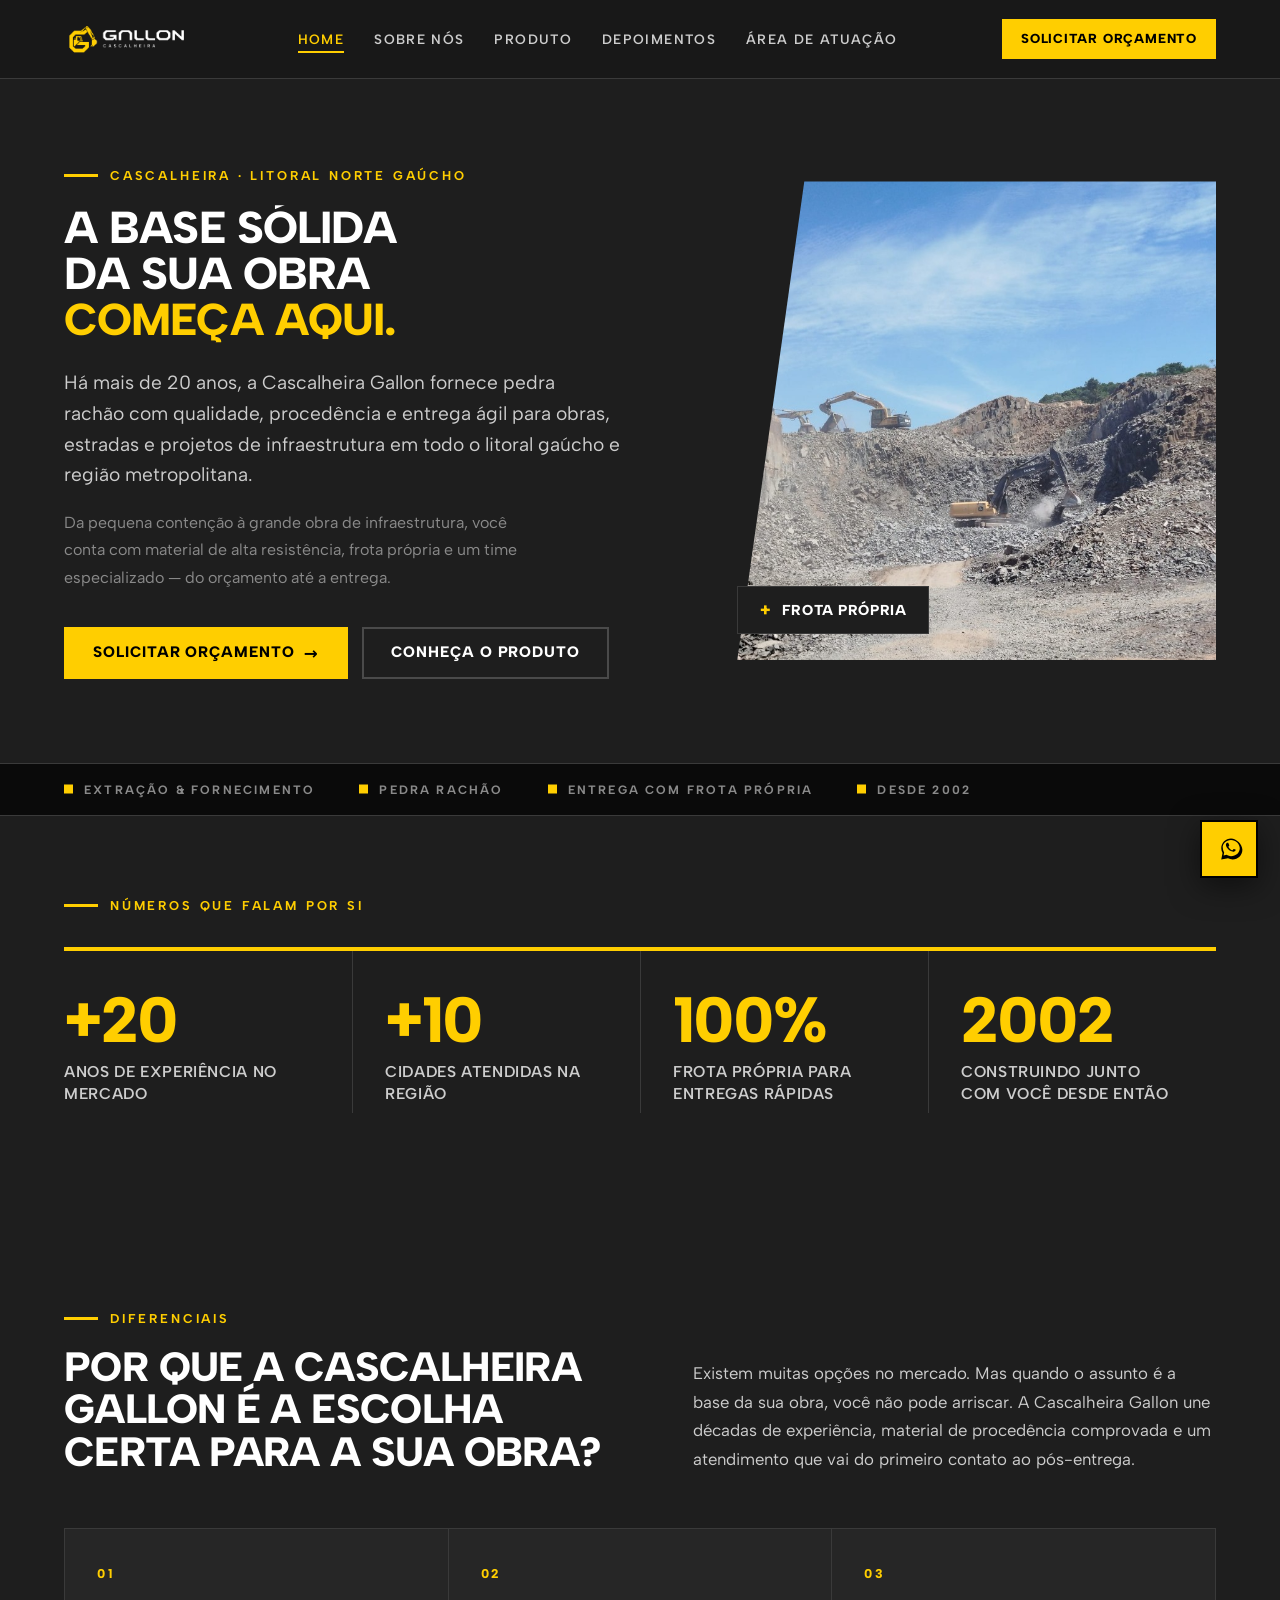
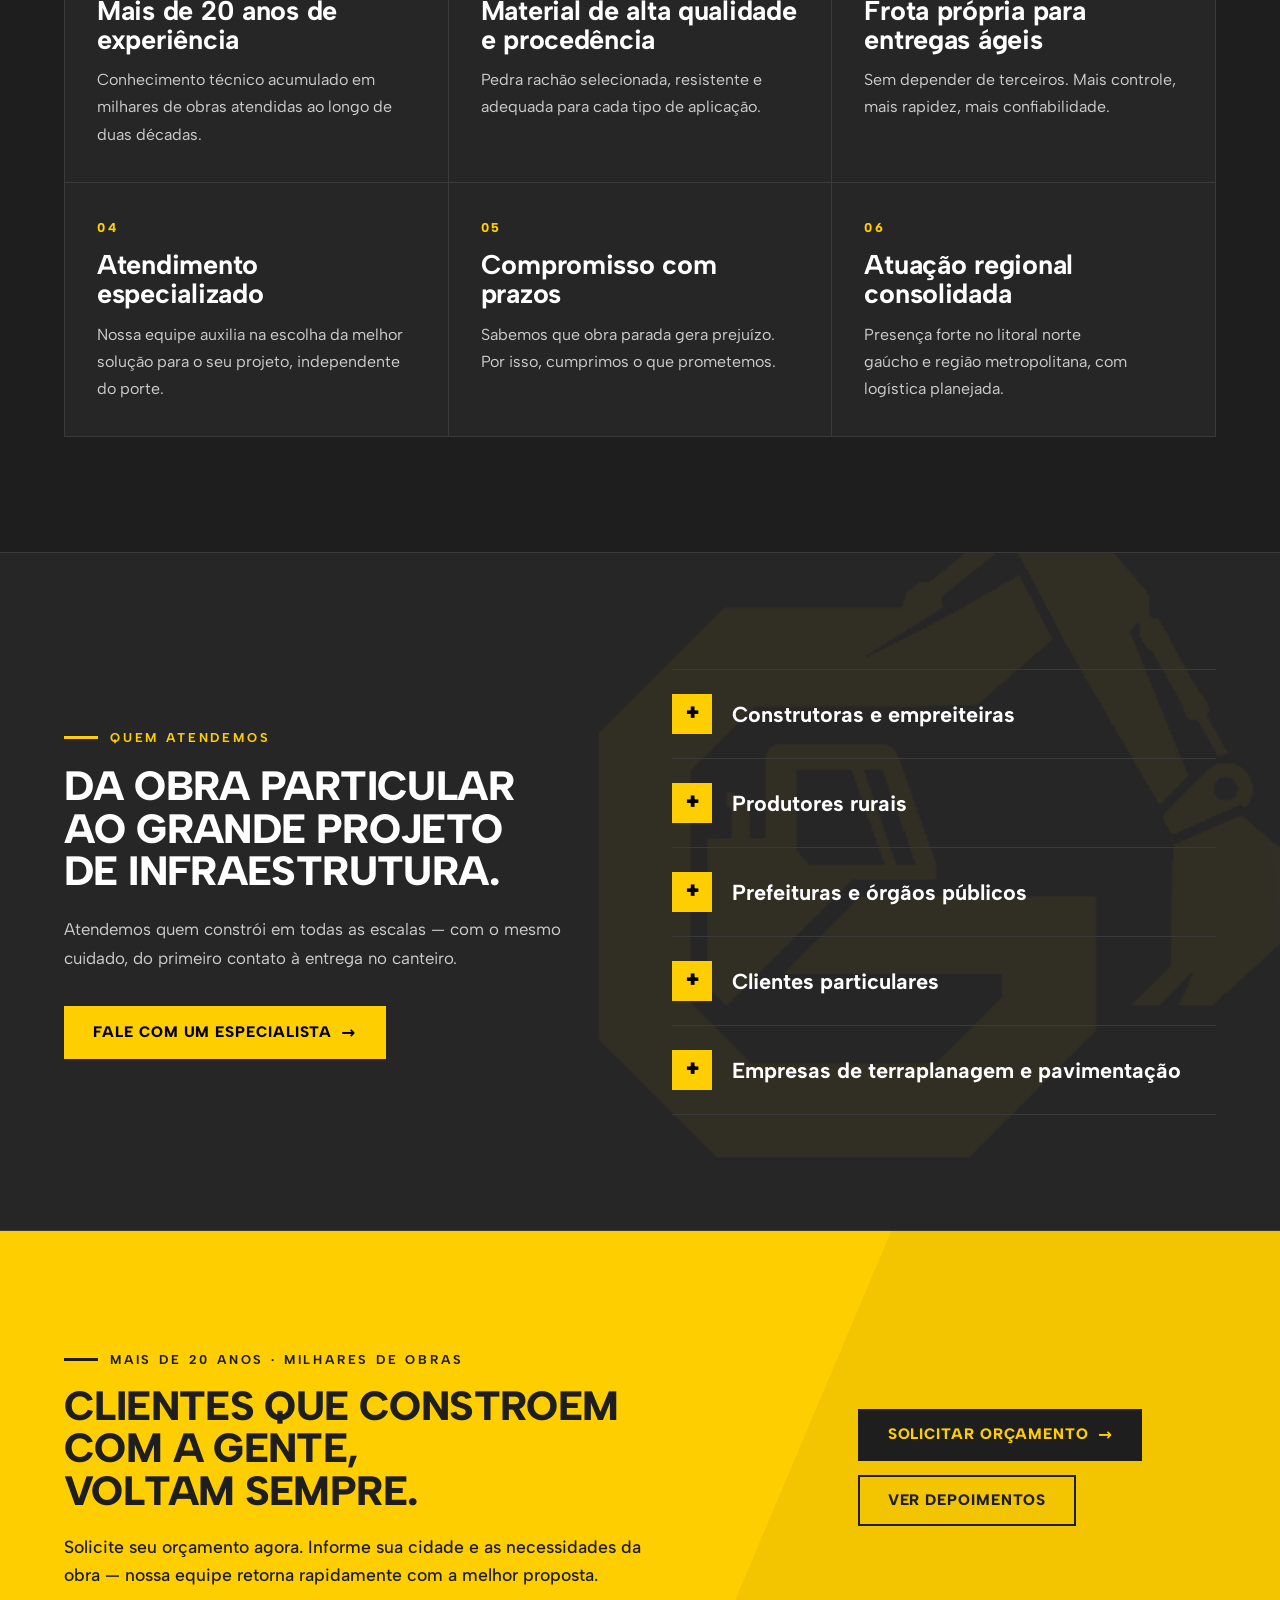
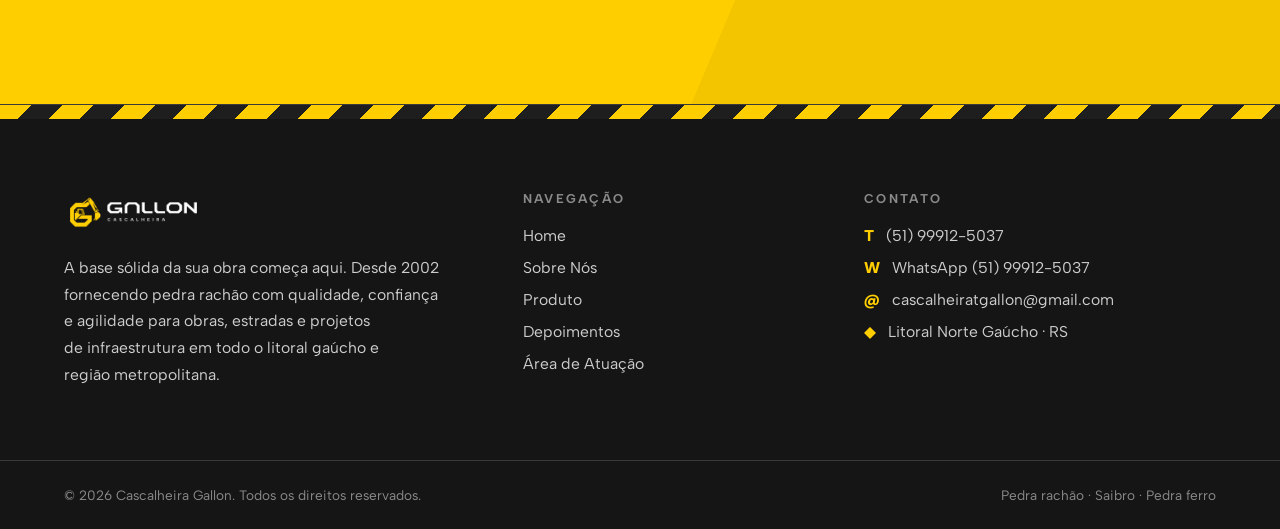
<file: index.html>
<!DOCTYPE html>
<html lang="pt-BR">
<head>
<meta charset="UTF-8">
<meta name="viewport" content="width=device-width, initial-scale=1">
<title>Cascalheira Gallon — A base sólida da sua obra começa aqui</title>
<meta name="description" content="Há mais de 20 anos fornecendo pedra rachão com qualidade, procedência e entrega ágil para obras, estradas e infraestrutura no litoral gaúcho.">
<link rel="icon" href="assets/icon-g.png">
<link rel="stylesheet" href="assets/gallon.css?v=15">
<link rel="stylesheet" href="assets/gallon-mobile.css?v=2">
</head>
<body>

<!-- ===== HEADER ===== -->
<header class="site-head">
  <div class="wrap site-head__bar">
    <a class="brand" href="index.html" aria-label="Cascalheira Gallon — início"><img src="assets/logo-white.png" alt="GALLON Cascalheira"></a>
    <nav class="nav">
      <a href="index.html" class="is-active">Home</a>
      <a href="sobre.html">Sobre Nós</a>
      <a href="produto.html">Produto</a>
      <a href="depoimentos.html">Depoimentos</a>
      <a href="area.html">Área de Atuação</a>
    </nav>
    <div class="head-cta">
      <a href="#orcamento" class="btn">Solicitar Orçamento</a>
      <button class="burger" aria-label="Abrir menu" aria-expanded="false"><span></span><span></span><span></span></button>
    </div>
  </div>
</header>
<nav class="mobile-nav" aria-label="Menu móvel">
  <div class="mobile-nav__links">
    <a href="index.html" class="is-active">Home</a>
    <a href="sobre.html">Sobre Nós</a>
    <a href="produto.html">Produto</a>
    <a href="depoimentos.html">Depoimentos</a>
    <a href="area.html">Área de Atuação</a>
  </div>
  <div class="mobile-nav__footer">
    <div class="mobile-nav__footer-title">Contato Rápido</div>
    <div class="mobile-nav__contact-row">
      <a href="tel:51999125037" class="mobile-nav__contact-btn mobile-nav__contact-btn--phone">
        <svg width="16" height="16" viewBox="0 0 24 24" fill="none" stroke="currentColor" stroke-width="2" stroke-linecap="round" stroke-linejoin="round" style="margin-right:6px;"><path d="M22 16.92v3a2 2 0 0 1-2.18 2 19.79 19.79 0 0 1-8.63-3.07 19.5 19.5 0 0 1-6-6 19.79 19.79 0 0 1-3.07-8.67A2 2 0 0 1 4.11 2h3a2 2 0 0 1 2 1.72 12.84 12.84 0 0 0 .7 2.81 2 2 0 0 1-.45 2.11L8.09 9.91a16 16 0 0 0 6 6l1.27-1.27a2 2 0 0 1 2.11-.45 12.84 12.84 0 0 0 2.81.7A2 2 0 0 1 22 16.92z"/></svg>
        Ligar
      </a>
      <a href="https://wa.me/5551999125037" target="_blank" rel="noopener noreferrer" class="mobile-nav__contact-btn mobile-nav__contact-btn--wpp">
        <svg width="16" height="16" viewBox="0 0 24 24" fill="currentColor" style="margin-right:6px;"><path d="M.057 24l1.687-6.163c-1.041-1.804-1.588-3.849-1.587-5.946C.06 5.348 5.397.01 12.008.01c3.202.001 6.212 1.246 8.477 3.514 2.266 2.268 3.507 5.28 3.505 8.484-.004 6.657-5.34 11.997-11.953 11.997-2.005-.001-3.973-.502-5.724-1.457L0 24zm6.59-4.846c1.6.95 3.188 1.449 4.825 1.451 5.436 0 9.86-4.42 9.864-9.864.002-2.637-1.03-5.115-2.908-6.995-1.878-1.88-4.357-2.912-6.997-2.914-5.443 0-9.865 4.42-9.869 9.865-.001 1.748.461 3.456 1.339 4.975l-.975 3.565 3.655-.958zm11.603-7.559c-.31-.155-1.838-.907-2.114-1.008-.276-.1-.478-.15-.678.15-.2.3-.777.98-.952 1.18-.176.2-.351.226-.662.07-1.348-.675-2.222-1.224-3.056-2.648-.22-.379.22-.351.629-1.168.069-.138.034-.26-.017-.363-.051-.1-.478-1.15-.654-1.575-.172-.414-.34-.358-.478-.365-.124-.006-.266-.007-.408-.007-.143 0-.377.054-.573.27-.197.216-.75.733-.75 1.786 0 1.053.766 2.072.873 2.215.106.143 1.508 2.302 3.652 3.228.51.22.908.351 1.218.449.512.162.978.139 1.346.084.41-.06 1.838-.752 2.096-1.44.258-.688.258-1.277.18-1.4-.078-.124-.276-.197-.586-.352z"/></svg>
        WhatsApp
      </a>
    </div>
    <div class="mobile-nav__info">
      Cascalheira Gallon · Litoral Norte Gaúcho<br>
      Fornecendo pedra rachão de qualidade desde 2002.
    </div>
  </div>
</nav>

<main>

<!-- ===== HERO ===== -->
<section class="hero" data-screen-label="Home · Hero">
  <div class="hero__grid wrap">
    <div class="hero__text">
      <span class="eyebrow" data-reveal>Cascalheira · Litoral Norte Gaúcho</span>
      <h1 class="display" data-reveal data-delay="1">A base sólida<br>da sua obra<br><span class="amp">começa aqui.</span></h1>
      <p class="lead" data-reveal data-delay="2">Há mais de 20 anos, a Cascalheira Gallon fornece pedra rachão com qualidade, procedência e entrega ágil para obras, estradas e projetos de infraestrutura em todo o litoral gaúcho e região metropolitana.</p>
      <p class="hero__support body" data-reveal data-delay="3">Da pequena contenção à grande obra de infraestrutura, você conta com material de alta resistência, frota própria e um time especializado — do orçamento até a entrega.</p>
      <div class="btn-row" data-reveal data-delay="4">
        <a href="#orcamento" class="btn">Solicitar Orçamento <span class="arrow">→</span></a>
        <a href="produto.html" class="btn btn--ghost">Conheça o Produto</a>
      </div>
    </div>
    <div class="hero__media" aria-hidden="true">
      <div class="hero__panel">
        <img src="assets/excavator-yellow.jpg" alt="">
      </div>
      <div class="hero__tag"><span>+</span> Frota própria</div>
    </div>
  </div>
  <div class="hero__strip">
    <div class="wrap hero__strip-in">
      <span>EXTRAÇÃO &amp; FORNECIMENTO</span>
      <span>PEDRA RACHÃO</span>
      <span>ENTREGA COM FROTA PRÓPRIA</span>
      <span>DESDE 2002</span>
    </div>
  </div>
</section>

<!-- ===== NUMBERS ===== -->
<section class="section section--tight nums">
  <div class="wrap">
    <div class="nums__head" data-reveal>
      <span class="eyebrow">Números que falam por si</span>
    </div>
    <div class="grid cols-4 nums__grid">
      <div class="numbox" data-reveal>
        <div class="stat__num">+20</div>
        <div class="stat__lab">Anos de experiência no mercado</div>
      </div>
      <div class="numbox" data-reveal data-delay="1">
        <div class="stat__num">+10</div>
        <div class="stat__lab">Cidades atendidas na região</div>
      </div>
      <div class="numbox" data-reveal data-delay="2">
        <div class="stat__num">100%</div>
        <div class="stat__lab">Frota própria para entregas rápidas</div>
      </div>
      <div class="numbox" data-reveal data-delay="3">
        <div class="stat__num">2002</div>
        <div class="stat__lab">Construindo junto com você desde então</div>
      </div>
    </div>
  </div>
</section>

<!-- ===== DIFERENCIAIS ===== -->
<section class="section diffs">
  <div class="wrap">
    <div class="diffs__head">
      <div data-reveal>
        <span class="eyebrow">Diferenciais</span>
        <h2 class="h2" style="margin-top:20px;">Por que a Cascalheira Gallon é a escolha certa para a sua obra?</h2>
      </div>
      <p class="body diffs__intro" data-reveal data-delay="1">Existem muitas opções no mercado. Mas quando o assunto é a base da sua obra, você não pode arriscar. A Cascalheira Gallon une décadas de experiência, material de procedência comprovada e um atendimento que vai do primeiro contato ao pós-entrega.</p>
    </div>

    <div class="grid cols-3 diffs__grid">
      <article class="card" data-reveal>
        <span class="card__n">01</span>
        <h3 class="h3">Mais de 20 anos de experiência</h3>
        <p class="body">Conhecimento técnico acumulado em milhares de obras atendidas ao longo de duas décadas.</p>
      </article>
      <article class="card" data-reveal data-delay="1">
        <span class="card__n">02</span>
        <h3 class="h3">Material de alta qualidade e procedência</h3>
        <p class="body">Pedra rachão selecionada, resistente e adequada para cada tipo de aplicação.</p>
      </article>
      <article class="card" data-reveal data-delay="2">
        <span class="card__n">03</span>
        <h3 class="h3">Frota própria para entregas ágeis</h3>
        <p class="body">Sem depender de terceiros. Mais controle, mais rapidez, mais confiabilidade.</p>
      </article>
      <article class="card" data-reveal>
        <span class="card__n">04</span>
        <h3 class="h3">Atendimento especializado</h3>
        <p class="body">Nossa equipe auxilia na escolha da melhor solução para o seu projeto, independente do porte.</p>
      </article>
      <article class="card" data-reveal data-delay="1">
        <span class="card__n">05</span>
        <h3 class="h3">Compromisso com prazos</h3>
        <p class="body">Sabemos que obra parada gera prejuízo. Por isso, cumprimos o que prometemos.</p>
      </article>
      <article class="card" data-reveal data-delay="2">
        <span class="card__n">06</span>
        <h3 class="h3">Atuação regional consolidada</h3>
        <p class="body">Presença forte no litoral norte gaúcho e região metropolitana, com logística planejada.</p>
      </article>
    </div>
  </div>
</section>

<!-- ===== QUEM ATENDEMOS ===== -->
<section class="section serve">
  <div class="serve__wm watermark" style="background-image:url('assets/icon-g.png');"></div>
  <div class="wrap serve__grid">
    <div class="serve__left" data-reveal>
      <span class="eyebrow">Quem atendemos</span>
      <h2 class="h2" style="margin-top:20px;">Da obra particular ao grande projeto de infraestrutura.</h2>
      <p class="body" style="margin-top:22px;max-width:46ch;">Atendemos quem constrói em todas as escalas — com o mesmo cuidado, do primeiro contato à entrega no canteiro.</p>
      <a href="#orcamento" class="btn" style="margin-top:34px;">Fale com um Especialista <span class="arrow">→</span></a>
    </div>
    <ul class="serve__list">
      <li data-reveal><span class="serve__plus">+</span>Construtoras e empreiteiras</li>
      <li data-reveal data-delay="1"><span class="serve__plus">+</span>Produtores rurais</li>
      <li data-reveal data-delay="2"><span class="serve__plus">+</span>Prefeituras e órgãos públicos</li>
      <li data-reveal data-delay="3"><span class="serve__plus">+</span>Clientes particulares</li>
      <li data-reveal data-delay="4"><span class="serve__plus">+</span>Empresas de terraplanagem e pavimentação</li>
    </ul>
  </div>
</section>

<!-- ===== CTA / DEPOIMENTOS TEASER ===== -->
<section class="section cta-band" id="orcamento">
  <div class="cta-band__diag"></div>
  <div class="wrap cta-band__in">
    <div data-reveal>
      <span class="eyebrow is-dark">Mais de 20 anos · Milhares de obras</span>
      <h2 class="h2" style="margin-top:18px;color:#1E1E1E;">Clientes que constroem com a gente,<br>voltam sempre.</h2>
      <p class="cta-band__sub" data-reveal data-delay="1">Solicite seu orçamento agora. Informe sua cidade e as necessidades da obra — nossa equipe retorna rapidamente com a melhor proposta.</p>
    </div>
    <div class="btn-row" data-reveal data-delay="2">
      <a href="#orcamento" class="btn btn--dark">Solicitar Orçamento <span class="arrow">→</span></a>
      <a href="depoimentos.html" class="btn btn--dark" style="background:transparent;border-color:#1E1E1E;color:#1E1E1E;">Ver Depoimentos</a>
    </div>
  </div>
</section>

</main>

<!-- ===== FOOTER ===== -->
<footer class="site-foot">
  <div class="hazard"></div>
  <div class="wrap foot-grid">
    <div class="foot-brand">
      <img src="assets/logo-white.png" alt="GALLON Cascalheira">
      <p class="body">A base sólida da sua obra começa aqui. Desde 2002 fornecendo pedra rachão com qualidade, confiança e agilidade para obras, estradas e projetos de infraestrutura em todo o litoral gaúcho e região metropolitana.</p>
    </div>
    <div class="foot-col">
      <h4>Navegação</h4>
      <ul>
        <li><a href="index.html">Home</a></li>
        <li><a href="sobre.html">Sobre Nós</a></li>
        <li><a href="produto.html">Produto</a></li>
        <li><a href="depoimentos.html">Depoimentos</a></li>
        <li><a href="area.html">Área de Atuação</a></li>
      </ul>
    </div>
    <div class="foot-col foot-contact">
      <h4>Contato</h4>
      <ul>
        <li><span class="ic">T</span><span>(51) 99912-5037</span></li>
        <li><span class="ic">W</span><a href="https://wa.me/5551999125037" target="_blank" rel="noopener noreferrer" style="color:inherit;text-decoration:none;">WhatsApp (51) 99912-5037</a></li>
        <li><span class="ic">@</span><span>cascalheiratgallon@gmail.com</span></li>
        <li><span class="ic">◆</span><span>Litoral Norte Gaúcho · RS</span></li>
      </ul>
    </div>
  </div>
  <div class="wrap foot-bottom">
    <p>© <span data-year>2025</span> Cascalheira Gallon. Todos os direitos reservados.</p>
    <p>Pedra rachão · Saibro · Pedra ferro</p>
  </div>
</footer>

<!-- WhatsApp float -->
<a class="wa-float" href="https://wa.me/5551999125037" target="_blank" rel="noopener noreferrer" aria-label="Falar no WhatsApp">
  <svg viewBox="0 0 32 32" fill="currentColor" aria-hidden="true"><path d="M16 3C9.4 3 4 8.4 4 15c0 2.1.6 4.1 1.6 5.9L4 29l8.3-1.6c1.7.9 3.6 1.4 5.7 1.4 6.6 0 12-5.4 12-12S22.6 3 16 3zm0 21.8c-1.8 0-3.5-.5-5-1.4l-.4-.2-3.7.7.7-3.6-.2-.4c-1-1.6-1.5-3.4-1.5-5.3C5.2 9.6 10 4.8 16 4.8S26.8 9.6 26.8 15 22 24.8 16 24.8zm5.9-7.8c-.3-.2-1.9-.9-2.2-1-.3-.1-.5-.2-.7.2-.2.3-.8 1-1 1.2-.2.2-.4.2-.7.1-.3-.2-1.4-.5-2.6-1.6-1-.9-1.6-1.9-1.8-2.3-.2-.3 0-.5.1-.7l.5-.6c.2-.2.2-.3.3-.5.1-.2.1-.4 0-.6l-1-2.4c-.3-.6-.5-.5-.7-.5h-.6c-.2 0-.5.1-.8.4-.3.3-1 1-1 2.4s1.1 2.8 1.2 3c.2.2 2.1 3.2 5 4.5.7.3 1.2.5 1.7.6.7.2 1.3.2 1.8.1.6-.1 1.9-.8 2.1-1.5.3-.7.3-1.4.2-1.5-.1-.2-.3-.2-.6-.4z"/></svg>
  <span>Falar no WhatsApp</span>
</a>

<script src="assets/gallon.js?v=15"></script>
</body>
</html>
</file>
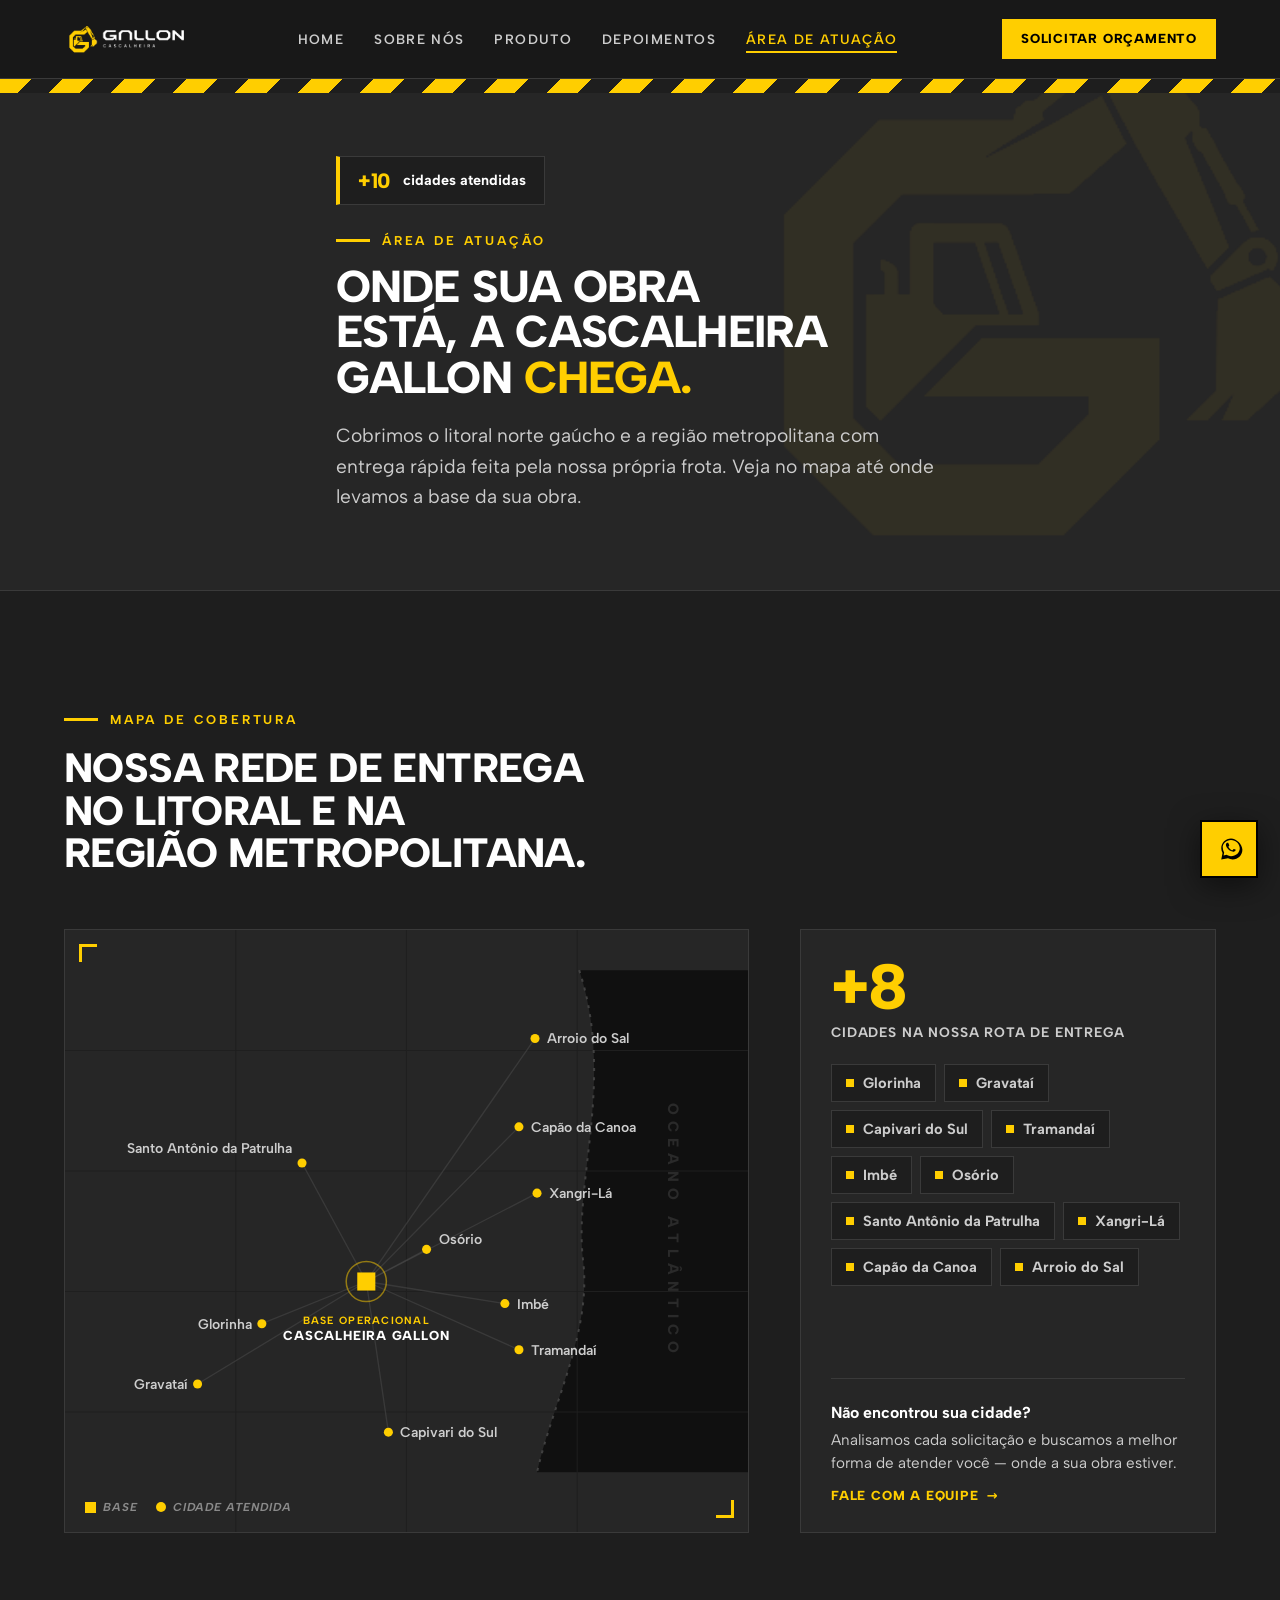
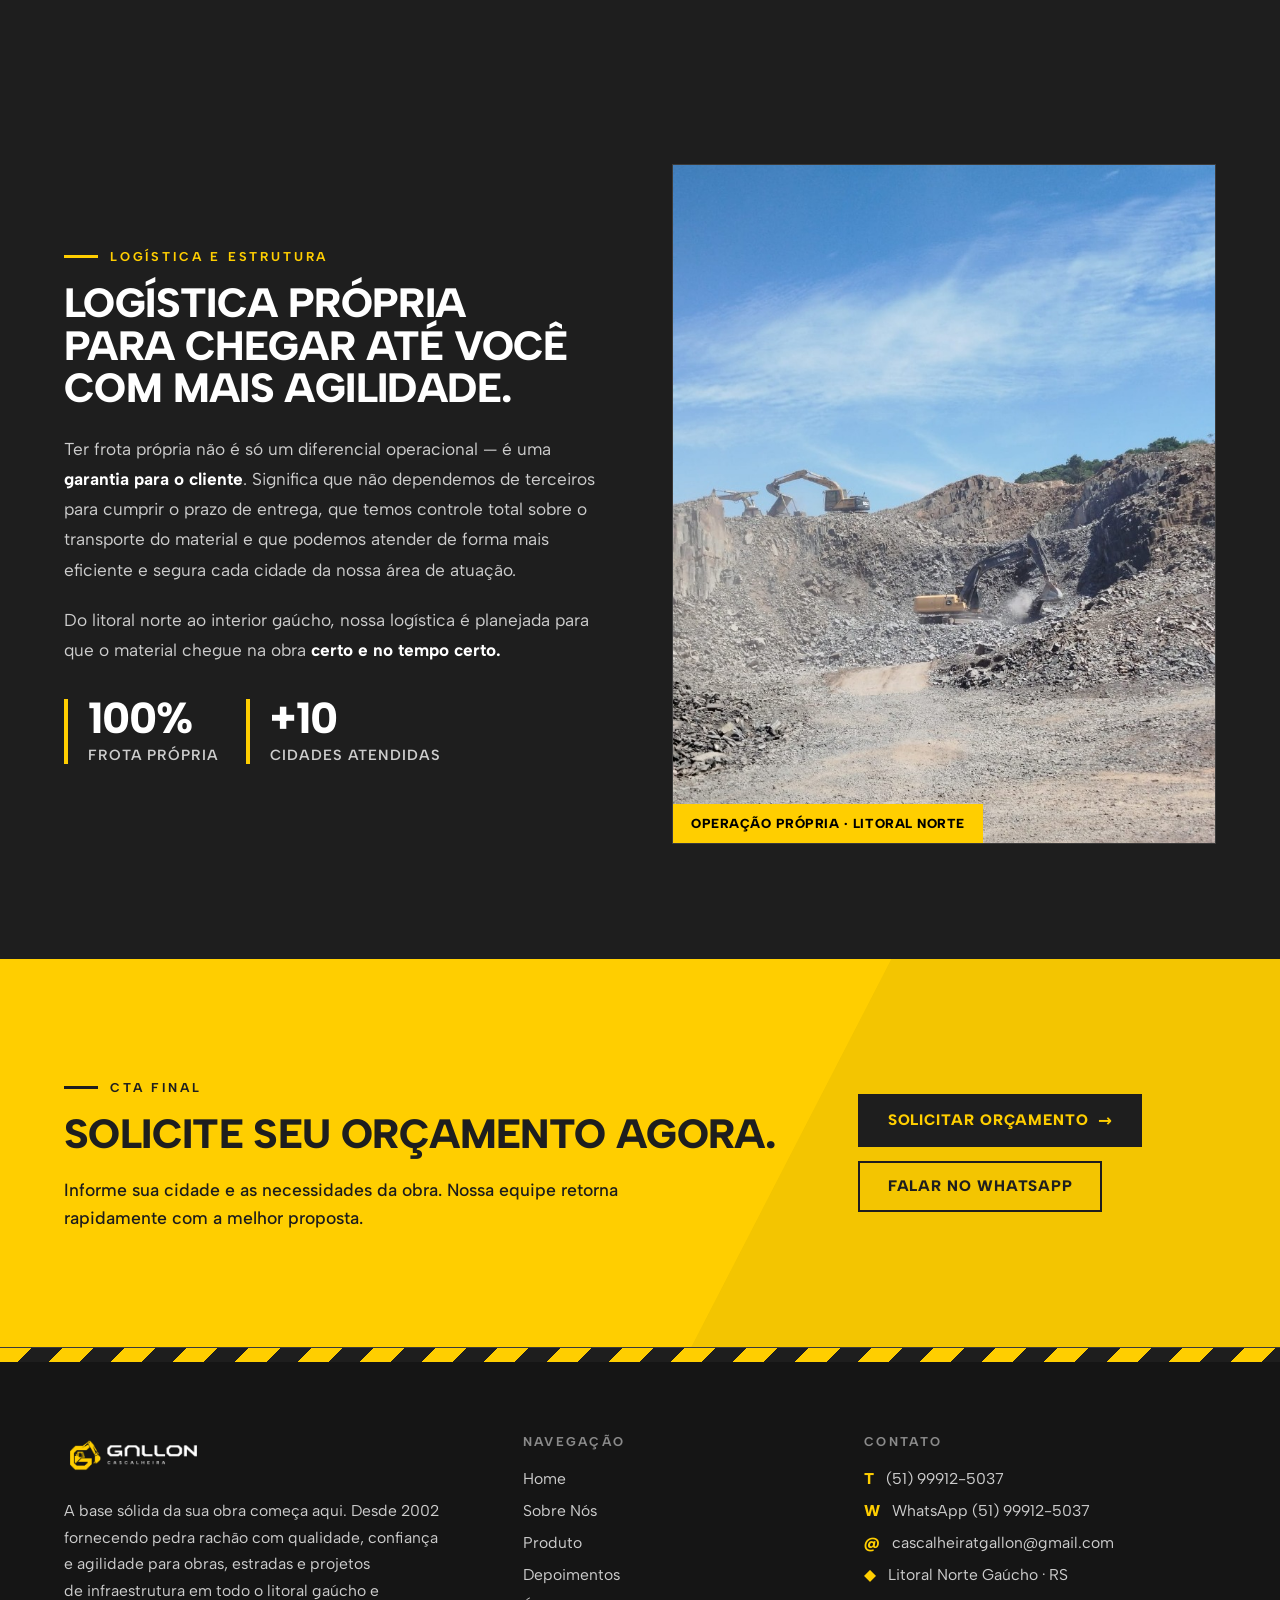
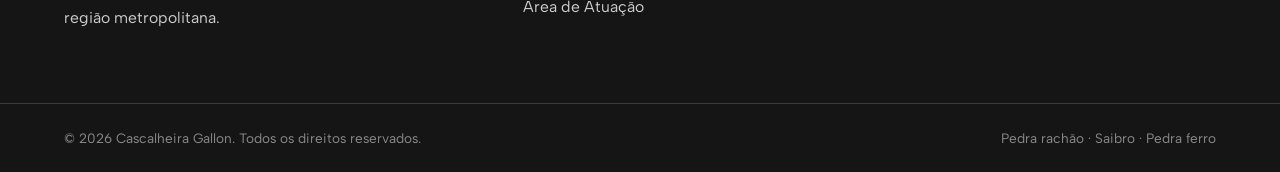
<file: area.html>
<!DOCTYPE html>
<html lang="pt-BR">
<head>
<meta charset="UTF-8">
<meta name="viewport" content="width=device-width, initial-scale=1">
<title>Área de Atuação — Cascalheira Gallon</title>
<meta name="description" content="Onde sua obra está, a Cascalheira Gallon chega. Atendemos o litoral norte gaúcho e região metropolitana com entrega rápida e frota própria.">
<link rel="icon" href="assets/icon-g.png">
<link rel="stylesheet" href="assets/gallon.css?v=16">
<link rel="stylesheet" href="assets/gallon-mobile.css?v=2">
</head>
<body>

<!-- ===== HEADER ===== -->
<header class="site-head">
  <div class="wrap site-head__bar">
    <a class="brand" href="index.html" aria-label="Cascalheira Gallon — início"><img src="assets/logo-white.png" alt="GALLON Cascalheira"></a>
    <nav class="nav">
      <a href="index.html">Home</a>
      <a href="sobre.html">Sobre Nós</a>
      <a href="produto.html">Produto</a>
      <a href="depoimentos.html">Depoimentos</a>
      <a href="area.html" class="is-active">Área de Atuação</a>
    </nav>
    <div class="head-cta">
      <a href="index.html#orcamento" class="btn">Solicitar Orçamento</a>
      <button class="burger" aria-label="Abrir menu" aria-expanded="false"><span></span><span></span><span></span></button>
    </div>
  </div>
</header>
<nav class="mobile-nav" aria-label="Menu móvel">
  <div class="mobile-nav__links">
    <a href="index.html">Home</a>
    <a href="sobre.html">Sobre Nós</a>
    <a href="produto.html">Produto</a>
    <a href="depoimentos.html">Depoimentos</a>
    <a href="area.html" class="is-active">Área de Atuação</a>
  </div>
  <div class="mobile-nav__footer">
    <div class="mobile-nav__footer-title">Contato Rápido</div>
    <div class="mobile-nav__contact-row">
      <a href="tel:51999125037" class="mobile-nav__contact-btn mobile-nav__contact-btn--phone">
        <svg width="16" height="16" viewBox="0 0 24 24" fill="none" stroke="currentColor" stroke-width="2" stroke-linecap="round" stroke-linejoin="round" style="margin-right:6px;"><path d="M22 16.92v3a2 2 0 0 1-2.18 2 19.79 19.79 0 0 1-8.63-3.07 19.5 19.5 0 0 1-6-6 19.79 19.79 0 0 1-3.07-8.67A2 2 0 0 1 4.11 2h3a2 2 0 0 1 2 1.72(12.84 12.84 0 0 0 .7 2.81 2 2 0 0 1-.45 2.11L8.09 9.91a16 16 0 0 0 6 6l1.27-1.27a2 2 0 0 1 2.11-.45 12.84 12.84 0 0 0 2.81.7A2 2 0 0 1 22 16.92z"/></svg>
        Ligar
      </a>
      <a href="https://wa.me/5551999125037" target="_blank" rel="noopener noreferrer" class="mobile-nav__contact-btn mobile-nav__contact-btn--wpp">
        <svg width="16" height="16" viewBox="0 0 24 24" fill="currentColor" style="margin-right:6px;"><path d="M.057 24l1.687-6.163c-1.041-1.804-1.588-3.849-1.587-5.946C.06 5.348 5.397.01 12.008.01c3.202.001 6.212 1.246 8.477 3.514 2.266 2.268 3.507 5.28 3.505 8.484-.004 6.657-5.34 11.997-11.953 11.997-2.005-.001-3.973-.502-5.724-1.457L0 24zm6.59-4.846c1.6.95 3.188 1.449 4.825 1.451 5.436 0 9.86-4.42 9.864-9.864.002-2.637-1.03-5.115-2.908-6.995-1.878-1.88-4.357-2.912-6.997-2.914-5.443 0-9.865 4.42-9.869 9.865-.001 1.748.461 3.456 1.339 4.975l-.975 3.565 3.655-.958zm11.603-7.559c-.31-.155-1.838-.907-2.114-1.008-.276-.1-.478-.15-.678.15-.2.3-.777.98-.952 1.18-.176.2-.351.226-.662.07-1.348-.675-2.222-1.224-3.056-2.648-.22-.379.22-.351.629-1.168.069-.138.034-.26-.017-.363-.051-.1-.478-1.15-.654-1.575-.172-.414-.34-.358-.478-.365-.124-.006-.266-.007-.408-.007-.143 0-.377.054-.573.27-.197.216-.75.733-.75 1.786 0 1.053.766 2.072.873 2.215.106.143 1.508 2.302 3.652 3.228.51.22.908.351 1.218.449.512.162.978.139 1.346.084.41-.06 1.838-.752 2.096-1.44.258-.688.258-1.277.18-1.4-.078-.124-.276-.197-.586-.352z"/></svg>
        WhatsApp
      </a>
    </div>
    <div class="mobile-nav__info">
      Cascalheira Gallon · Litoral Norte Gaúcho<br>
      Fornecendo pedra rachão de qualidade desde 2002.
    </div>
  </div>
</nav>

<main>

<!-- ===== PAGE HERO · clean ===== -->
<section class="area-hero" data-screen-label="Área de Atuação · Hero">
  <div class="hazard" aria-hidden="true"></div>
  <img class="area-hero__wm" src="assets/icon-g.png" alt="" aria-hidden="true">
  <div class="wrap area-hero__in">
    <span class="area-hero__badge" data-reveal><b data-countup="10" data-prefix="+">+10</b> cidades atendidas</span>
    <span class="eyebrow" data-reveal>Área de Atuação</span>
    <h1 class="display" data-reveal data-delay="1">Onde sua obra está, a Cascalheira Gallon <span class="amp">chega.</span></h1>
    <p class="lead" data-reveal data-delay="2">Cobrimos o litoral norte gaúcho e a região metropolitana com entrega rápida feita pela nossa própria frota. Veja no mapa até onde levamos a base da sua obra.</p>
  </div>
</section>

<!-- ===== MAPA DA REGIÃO ===== -->
<section class="section areamap">
  <div class="wrap">
    <div class="section-head" data-reveal style="max-width:60ch;">
      <span class="eyebrow">Mapa de cobertura</span>
      <h2 class="h2">Nossa rede de entrega no litoral e na região metropolitana.</h2>
    </div>
    <div class="areamap__wrap" data-reveal data-delay="1">

      <!-- MAP PANEL -->
      <div class="areamap__panel">
        <span class="corner-tick tick-tl"></span>
        <span class="corner-tick tick-br"></span>
        <svg class="areamap__svg" viewBox="0 0 680 600" role="img" aria-label="Mapa estilizado da área de atuação da Cascalheira Gallon">
          <!-- ocean -->
          <path class="mp-ocean" d="M512,40 C548,150 506,250 516,330 C524,400 486,470 470,540 L680,540 L680,40 Z"></path>
          <text class="mp-oceanlbl" x="600" y="300" transform="rotate(90 600 300)" text-anchor="middle">Oceano Atlântico</text>
          <!-- grid -->
          <g class="mp-grid">
            <line x1="0" y1="120" x2="680" y2="120"></line>
            <line x1="0" y1="240" x2="680" y2="240"></line>
            <line x1="0" y1="360" x2="680" y2="360"></line>
            <line x1="0" y1="480" x2="680" y2="480"></line>
            <line x1="170" y1="0" x2="170" y2="600"></line>
            <line x1="340" y1="0" x2="340" y2="600"></line>
            <line x1="510" y1="0" x2="510" y2="600"></line>
          </g>
          <!-- coastline -->
          <path class="mp-coast" d="M512,40 C548,150 506,250 516,330 C524,400 486,470 470,540"></path>
          <!-- delivery links base->cities -->
          <g class="mp-links">
            <line class="mp-link" data-city="arroio" x1="300" y1="350" x2="468" y2="108"></line>
            <line class="mp-link" data-city="capao" x1="300" y1="350" x2="452" y2="196"></line>
            <line class="mp-link" data-city="xangri" x1="300" y1="350" x2="470" y2="262"></line>
            <line class="mp-link" data-city="imbe" x1="300" y1="350" x2="438" y2="372"></line>
            <line class="mp-link" data-city="tramandai" x1="300" y1="350" x2="452" y2="418"></line>
            <line class="mp-link" data-city="capivari" x1="300" y1="350" x2="322" y2="500"></line>
            <line class="mp-link" data-city="osorio" x1="300" y1="350" x2="360" y2="318"></line>
            <line class="mp-link" data-city="patrulha" x1="300" y1="350" x2="236" y2="232"></line>
            <line class="mp-link" data-city="glorinha" x1="300" y1="350" x2="196" y2="392"></line>
            <line class="mp-link" data-city="gravatai" x1="300" y1="350" x2="132" y2="452"></line>
          </g>
          <!-- city pins -->
          <g class="pin" data-city="arroio"><circle class="pring" cx="468" cy="108" r="12"></circle><circle class="pdot" cx="468" cy="108" r="4.5"></circle><text class="plabel" x="480" y="113">Arroio do Sal</text></g>
          <g class="pin" data-city="capao"><circle class="pring" cx="452" cy="196" r="12"></circle><circle class="pdot" cx="452" cy="196" r="4.5"></circle><text class="plabel" x="464" y="201">Capão da Canoa</text></g>
          <g class="pin" data-city="xangri"><circle class="pring" cx="470" cy="262" r="12"></circle><circle class="pdot" cx="470" cy="262" r="4.5"></circle><text class="plabel" x="482" y="267">Xangri-Lá</text></g>
          <g class="pin" data-city="imbe"><circle class="pring" cx="438" cy="372" r="12"></circle><circle class="pdot" cx="438" cy="372" r="4.5"></circle><text class="plabel" x="450" y="377">Imbé</text></g>
          <g class="pin" data-city="tramandai"><circle class="pring" cx="452" cy="418" r="12"></circle><circle class="pdot" cx="452" cy="418" r="4.5"></circle><text class="plabel" x="464" y="423">Tramandaí</text></g>
          <g class="pin" data-city="capivari"><circle class="pring" cx="322" cy="500" r="12"></circle><circle class="pdot" cx="322" cy="500" r="4.5"></circle><text class="plabel" x="334" y="505">Capivari do Sul</text></g>
          <g class="pin" data-city="osorio"><circle class="pring" cx="360" cy="318" r="12"></circle><circle class="pdot" cx="360" cy="318" r="4.5"></circle><text class="plabel" x="372" y="313">Osório</text></g>
          <g class="pin" data-city="patrulha"><circle class="pring" cx="236" cy="232" r="12"></circle><circle class="pdot" cx="236" cy="232" r="4.5"></circle><text class="plabel" x="226" y="222" text-anchor="end">Santo Antônio da Patrulha</text></g>
          <g class="pin" data-city="glorinha"><circle class="pring" cx="196" cy="392" r="12"></circle><circle class="pdot" cx="196" cy="392" r="4.5"></circle><text class="plabel" x="186" y="397" text-anchor="end">Glorinha</text></g>
          <g class="pin" data-city="gravatai"><circle class="pring" cx="132" cy="452" r="12"></circle><circle class="pdot" cx="132" cy="452" r="4.5"></circle><text class="plabel" x="122" y="457" text-anchor="end">Gravataí</text></g>
          <!-- base hub -->
          <g class="mp-base">
            <circle class="bring" cx="300" cy="350" r="20"></circle>
            <rect class="bsq" x="291" y="341" width="18" height="18"></rect>
            <text class="bsub" x="300" y="392" text-anchor="middle">Base operacional</text>
            <text class="blabel" x="300" y="408" text-anchor="middle">Cascalheira Gallon</text>
          </g>
        </svg>
        <div class="areamap__legend"><i><span class="sq"></span>Base</i><i><span class="ci"></span>Cidade atendida</i></div>
      </div>

      <!-- SIDE PANEL -->
      <div class="areamap__side">
        <div class="areamap__count" data-countup="10" data-prefix="+">+10</div>
        <div class="areamap__count-lab">Cidades na nossa rota de entrega</div>
        <ul class="areamap__cities">
          <li class="areamap__city" data-city="glorinha"><span class="cdot"></span>Glorinha</li>
          <li class="areamap__city" data-city="gravatai"><span class="cdot"></span>Gravataí</li>
          <li class="areamap__city" data-city="capivari"><span class="cdot"></span>Capivari do Sul</li>
          <li class="areamap__city" data-city="tramandai"><span class="cdot"></span>Tramandaí</li>
          <li class="areamap__city" data-city="imbe"><span class="cdot"></span>Imbé</li>
          <li class="areamap__city" data-city="osorio"><span class="cdot"></span>Osório</li>
          <li class="areamap__city" data-city="patrulha"><span class="cdot"></span>Santo Antônio da Patrulha</li>
          <li class="areamap__city" data-city="xangri"><span class="cdot"></span>Xangri-Lá</li>
          <li class="areamap__city" data-city="capao"><span class="cdot"></span>Capão da Canoa</li>
          <li class="areamap__city" data-city="arroio"><span class="cdot"></span>Arroio do Sal</li>
        </ul>
        <div class="areamap__note">
          <p><b>Não encontrou sua cidade?</b>Analisamos cada solicitação e buscamos a melhor forma de atender você — onde a sua obra estiver.</p>
          <a href="index.html#orcamento">Fale com a equipe <span class="arrow">→</span></a>
        </div>
      </div>

    </div>
  </div>
</section>

<!-- ===== LOGÍSTICA ===== -->
<section class="section">
  <div class="wrap split split--media">
    <div data-reveal>
      <span class="eyebrow">Logística e estrutura</span>
      <h2 class="h2" style="margin-top:18px;">Logística própria para chegar até você com mais agilidade.</h2>
      <div class="prose" style="margin-top:24px;">
        <p>Ter frota própria não é só um diferencial operacional — é uma <strong>garantia para o cliente</strong>. Significa que não dependemos de terceiros para cumprir o prazo de entrega, que temos controle total sobre o transporte do material e que podemos atender de forma mais eficiente e segura cada cidade da nossa área de atuação.</p>
        <p>Do litoral norte ao interior gaúcho, nossa logística é planejada para que o material chegue na obra <strong>certo e no tempo certo.</strong></p>
      </div>
      <div class="hl">
        <div class="hl__item"><div class="hl__num">100%</div><div class="hl__lab">Frota própria</div></div>
        <div class="hl__item"><div class="hl__num">+10</div><div class="hl__lab">Cidades atendidas</div></div>
      </div>
    </div>
    <div class="media-frame media-frame--tall" data-reveal data-delay="1">
      <img src="assets/excavator-yellow.jpg" alt="Equipamento de extração da Cascalheira Gallon">
      <span class="media-frame__tag">Operação própria · Litoral Norte</span>
    </div>
  </div>
</section>

<!-- ===== CTA FINAL ===== -->
<section class="section cta-band">
  <div class="cta-band__diag"></div>
  <div class="wrap cta-band__in">
    <div data-reveal>
      <span class="eyebrow is-dark">CTA final</span>
      <h2 class="h2" style="margin-top:18px;color:#1E1E1E;">Solicite seu orçamento agora.</h2>
      <p class="cta-band__sub" data-reveal data-delay="1">Informe sua cidade e as necessidades da obra. Nossa equipe retorna rapidamente com a melhor proposta.</p>
    </div>
    <div class="btn-row" data-reveal data-delay="2">
      <a href="index.html#orcamento" class="btn btn--dark">Solicitar Orçamento <span class="arrow">→</span></a>
      <a href="https://wa.me/5551999125037" target="_blank" rel="noopener noreferrer" class="btn btn--dark" style="background:transparent;border-color:#1E1E1E;color:#1E1E1E;">Falar no WhatsApp</a>
    </div>
  </div>
</section>

</main>

<!-- ===== FOOTER ===== -->
<footer class="site-foot">
  <div class="hazard"></div>
  <div class="wrap foot-grid">
    <div class="foot-brand">
      <img src="assets/logo-white.png" alt="GALLON Cascalheira">
      <p class="body">A base sólida da sua obra começa aqui. Desde 2002 fornecendo pedra rachão com qualidade, confiança e agilidade para obras, estradas e projetos de infraestrutura em todo o litoral gaúcho e região metropolitana.</p>
    </div>
    <div class="foot-col">
      <h4>Navegação</h4>
      <ul>
        <li><a href="index.html">Home</a></li>
        <li><a href="sobre.html">Sobre Nós</a></li>
        <li><a href="produto.html">Produto</a></li>
        <li><a href="depoimentos.html">Depoimentos</a></li>
        <li><a href="area.html">Área de Atuação</a></li>
      </ul>
    </div>
    <div class="foot-col foot-contact">
      <h4>Contato</h4>
      <ul>
        <li><span class="ic">T</span><span>(51) 99912-5037</span></li>
        <li><span class="ic">W</span><a href="https://wa.me/5551999125037" target="_blank" rel="noopener noreferrer" style="color:inherit;text-decoration:none;">WhatsApp (51) 99912-5037</a></li>
        <li><span class="ic">@</span><span>cascalheiratgallon@gmail.com</span></li>
        <li><span class="ic">◆</span><span>Litoral Norte Gaúcho · RS</span></li>
      </ul>
    </div>
  </div>
  <div class="wrap foot-bottom">
    <p>© <span data-year>2025</span> Cascalheira Gallon. Todos os direitos reservados.</p>
    <p>Pedra rachão · Saibro · Pedra ferro</p>
  </div>
</footer>

<a class="wa-float" href="https://wa.me/5551999125037" target="_blank" rel="noopener noreferrer" aria-label="Falar no WhatsApp">
  <svg viewBox="0 0 32 32" fill="currentColor" aria-hidden="true"><path d="M16 3C9.4 3 4 8.4 4 15c0 2.1.6 4.1 1.6 5.9L4 29l8.3-1.6c1.7.9 3.6 1.4 5.7 1.4 6.6 0 12-5.4 12-12S22.6 3 16 3zm0 21.8c-1.8 0-3.5-.5-5-1.4l-.4-.2-3.7.7.7-3.6-.2-.4c-1-1.6-1.5-3.4-1.5-5.3C5.2 9.6 10 4.8 16 4.8S26.8 9.6 26.8 15 22 24.8 16 24.8zm5.9-7.8c-.3-.2-1.9-.9-2.2-1-.3-.1-.5-.2-.7.2-.2.3-.8 1-1 1.2-.2.2-.4.2-.7.1-.3-.2-1.4-.5-2.6-1.6-1-.9-1.6-1.9-1.8-2.3-.2-.3 0-.5.1-.7l.5-.6c.2-.2.2-.3.3-.5.1-.2.1-.4 0-.6l-1-2.4c-.3-.6-.5-.5-.7-.5h-.6c-.2 0-.5.1-.8.4-.3.3-1 1-1 2.4s1.1 2.8 1.2 3c.2.2 2.1 3.2 5 4.5.7.3 1.2.5 1.7.6.7.2 1.3.2 1.8.1.6-.1 1.9-.8 2.1-1.5.3-.7.3-1.4.2-1.5-.1-.2-.3-.2-.6-.4z"/></svg>
  <span>Falar no WhatsApp</span>
</a>

<script src="assets/gallon.js?v=16"></script>
<script>
(function(){
  var map = document.querySelector('.areamap');
  if(!map) return;
  function setHL(city, on){
    map.querySelectorAll('[data-city="'+city+'"]').forEach(function(el){
      el.classList.toggle('is-hl', on);
    });
  }
  map.querySelectorAll('[data-city]').forEach(function(el){
    var city = el.getAttribute('data-city');
    el.addEventListener('mouseenter', function(){ setHL(city, true); });
    el.addEventListener('mouseleave', function(){ setHL(city, false); });
    el.addEventListener('focus', function(){ setHL(city, true); });
    el.addEventListener('blur', function(){ setHL(city, false); });
  });
})();
</script>
</body>
</html>
</file>
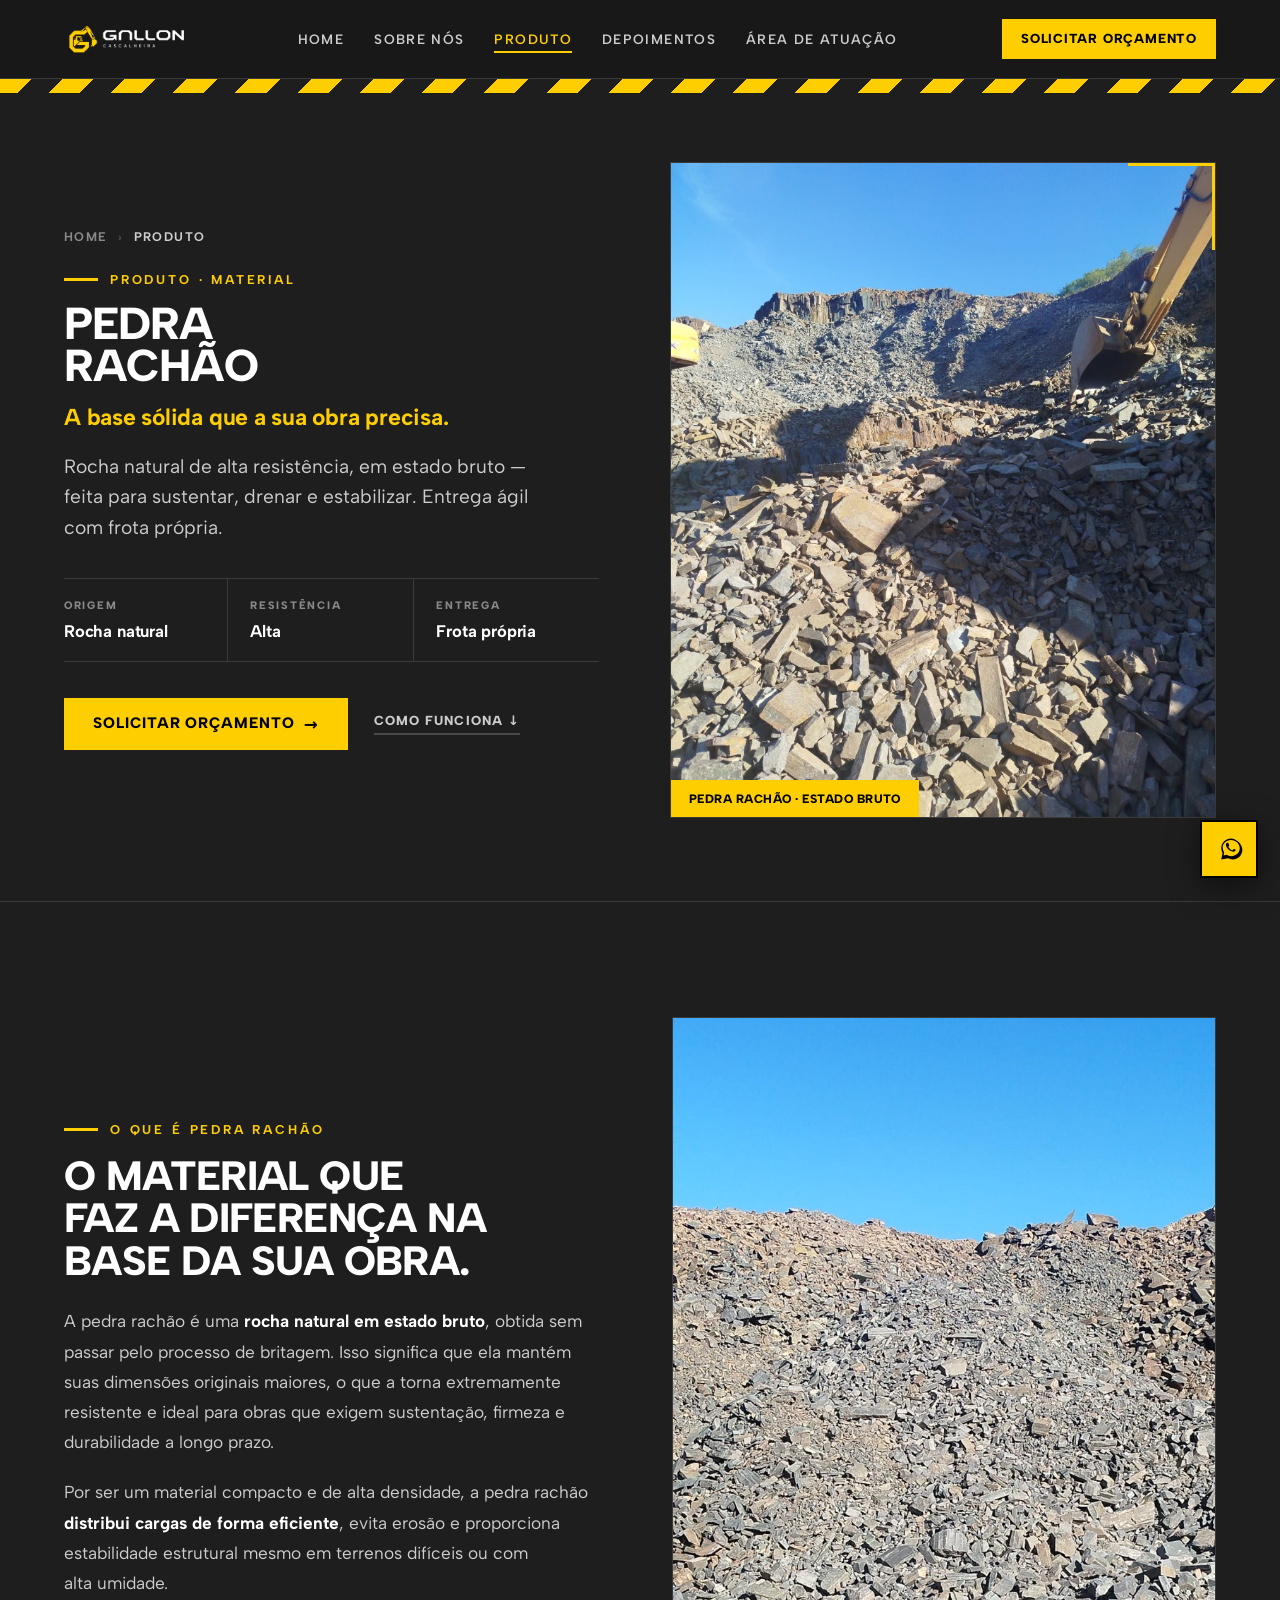
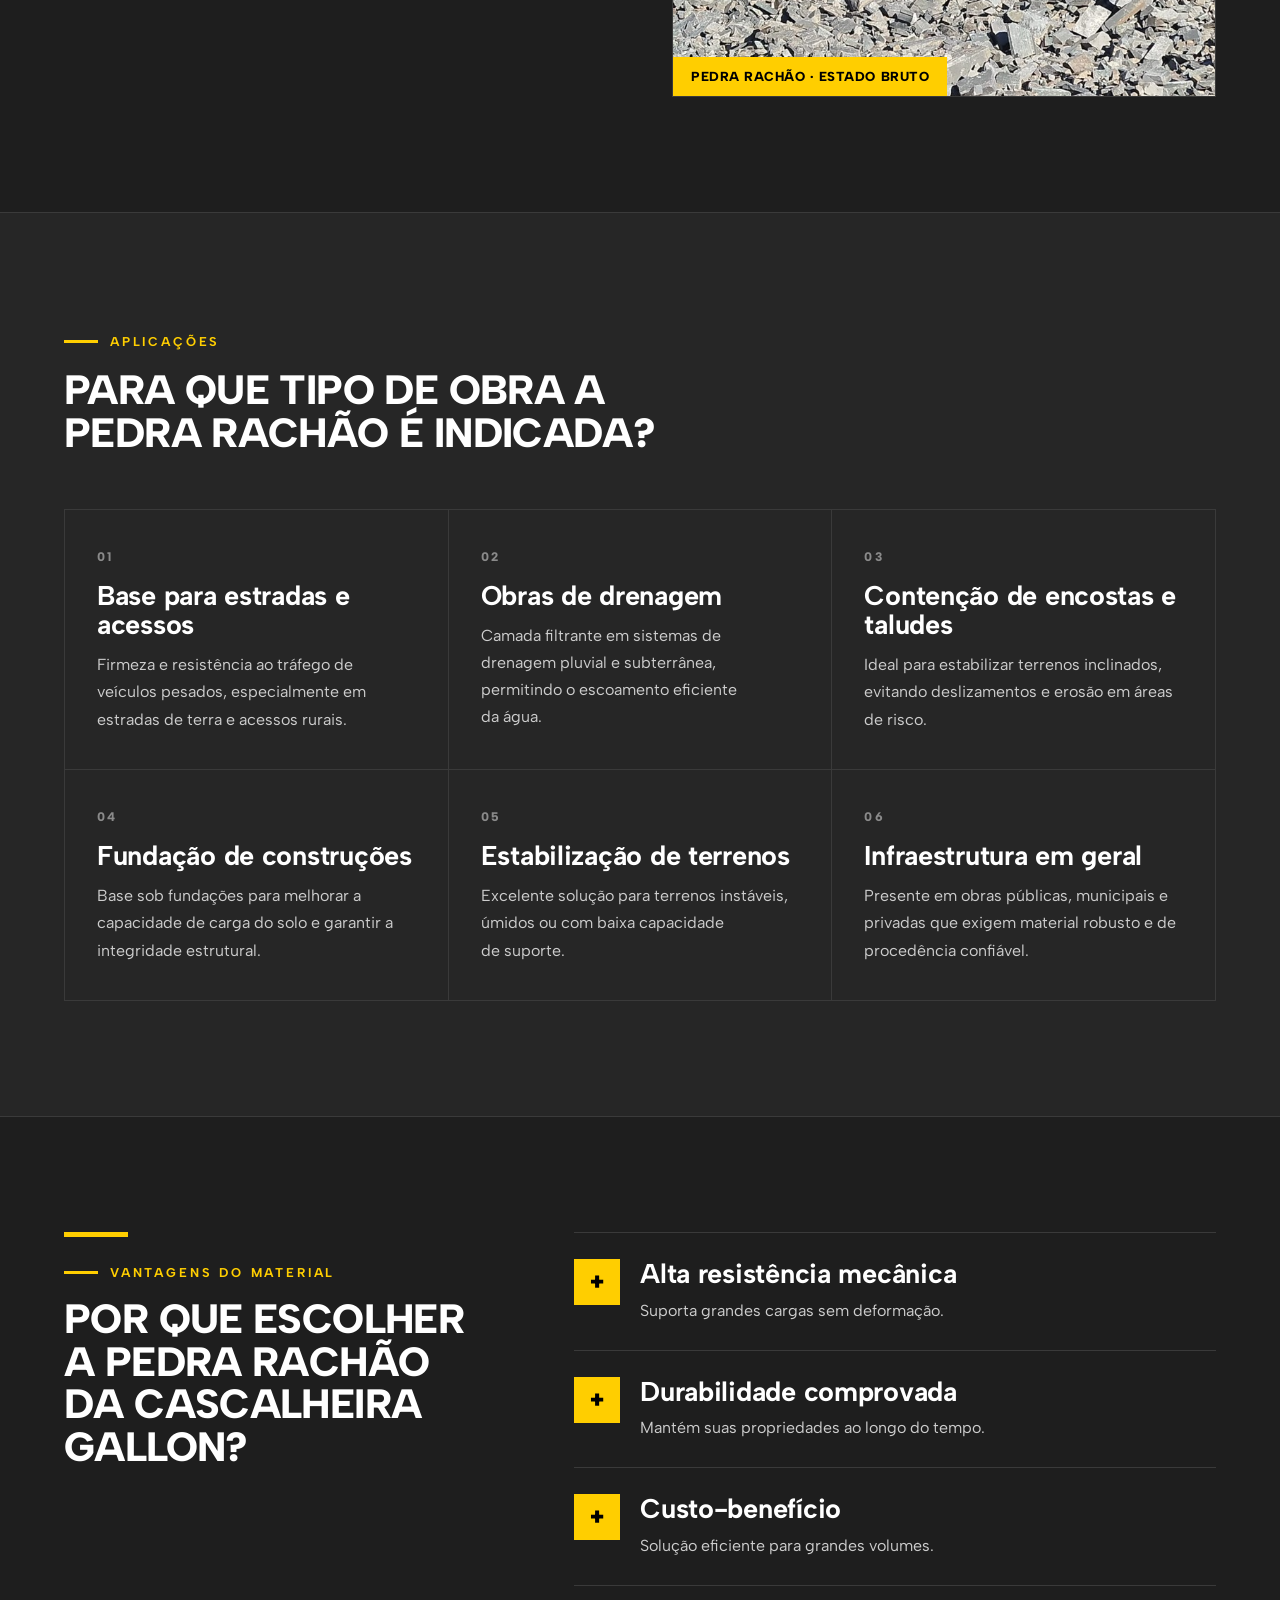
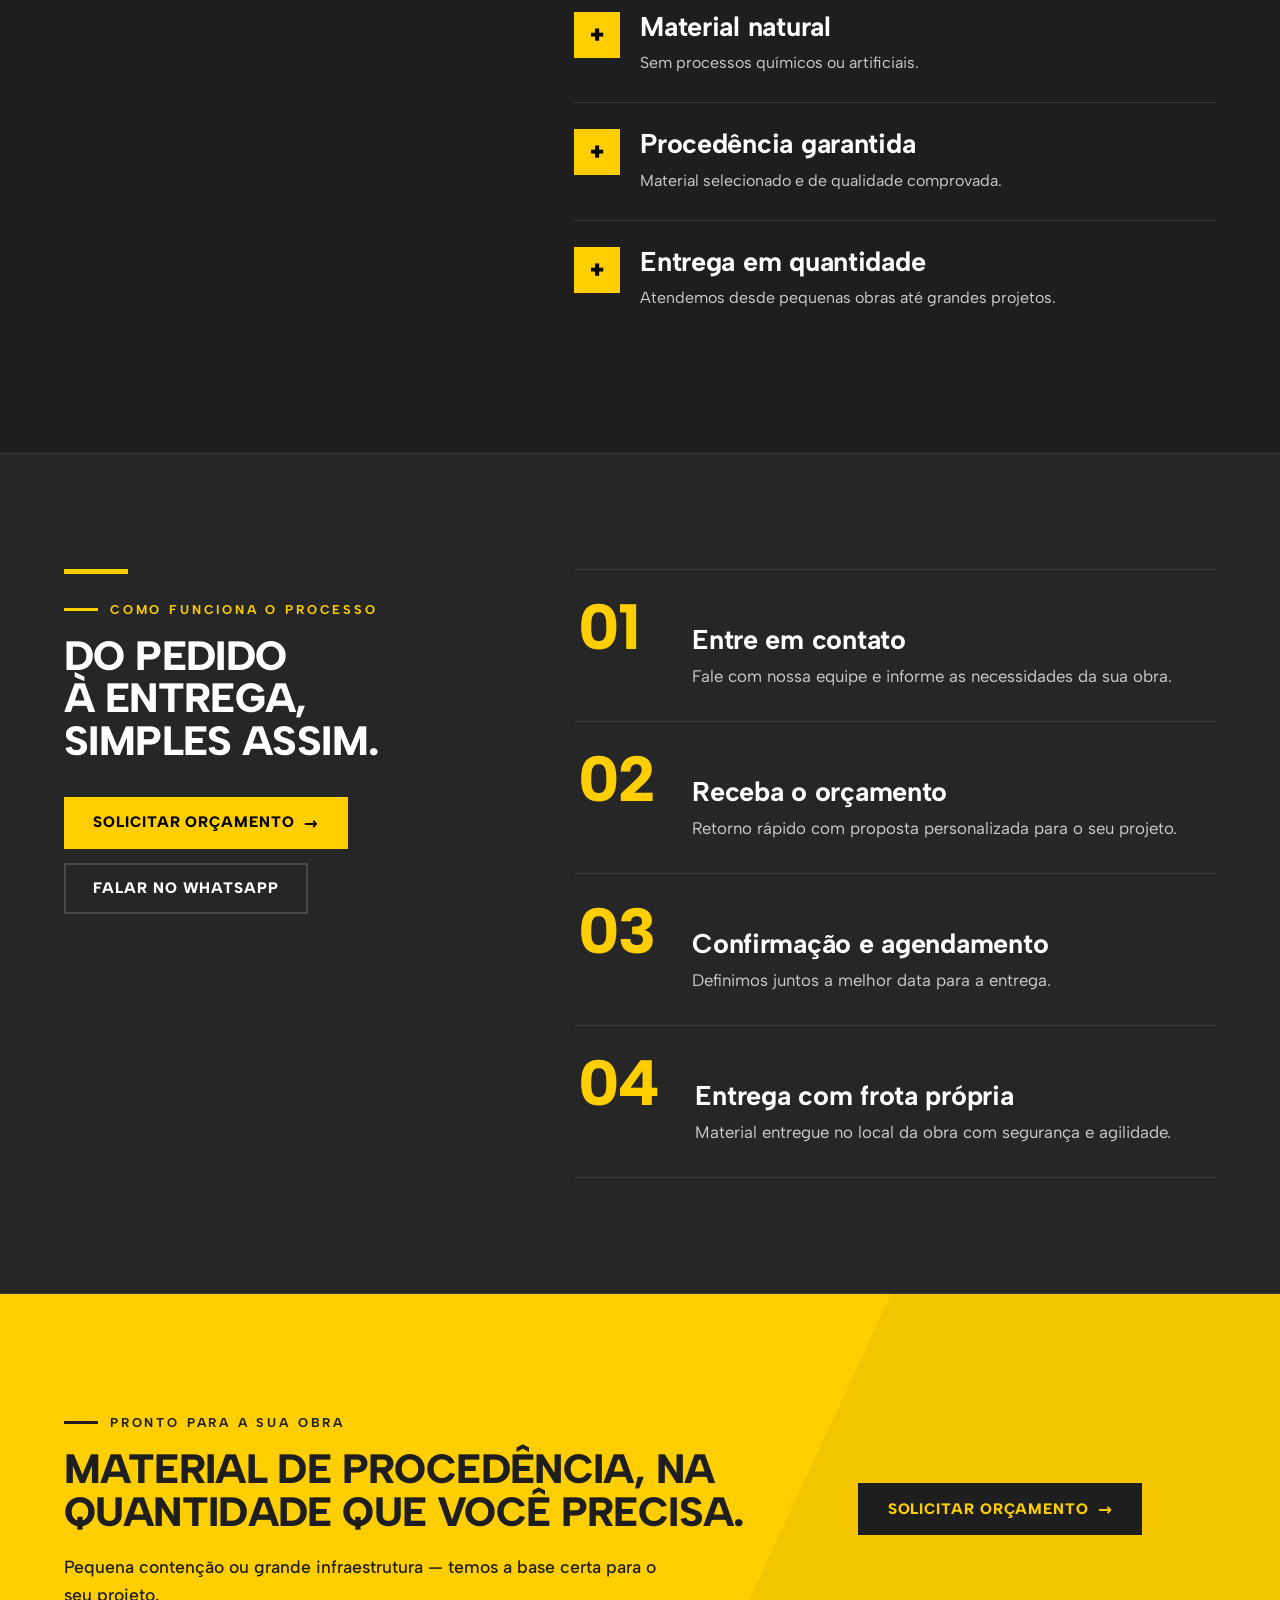
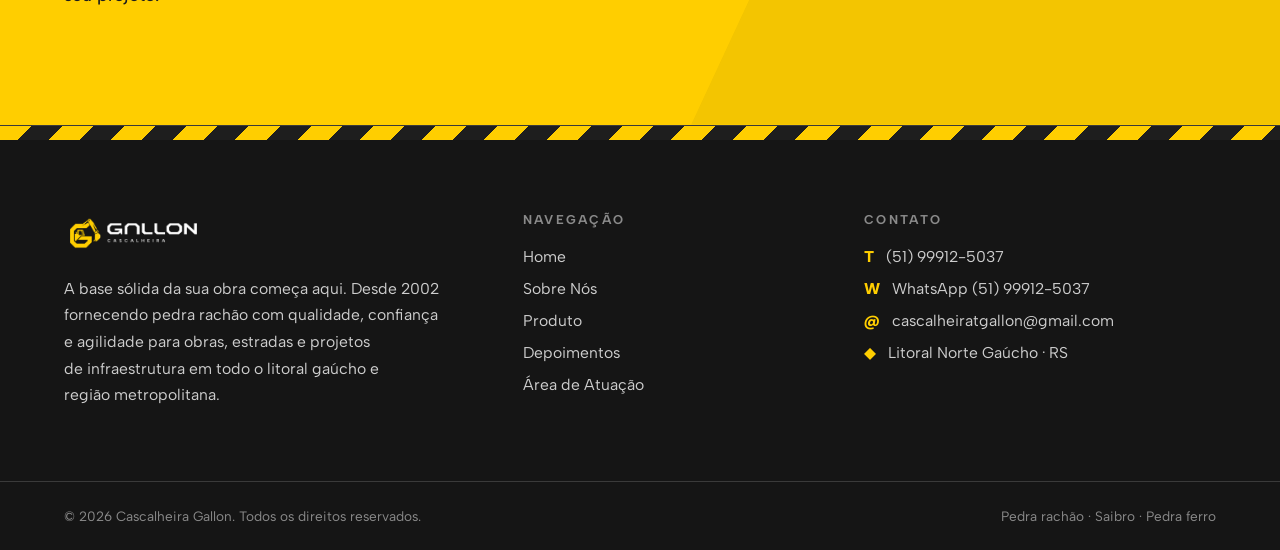
<file: produto.html>
<!DOCTYPE html>
<html lang="pt-BR">
<head>
<meta charset="UTF-8">
<meta name="viewport" content="width=device-width, initial-scale=1">
<title>Pedra Rachão — Produto · Cascalheira Gallon</title>
<meta name="description" content="Pedra rachão de qualidade para obras que precisam durar. Material natural, de alta resistência, com entrega ágil em toda a região.">
<link rel="icon" href="assets/icon-g.png">
<link rel="stylesheet" href="assets/gallon.css?v=15">
<link rel="stylesheet" href="assets/gallon-mobile.css?v=2">
</head>
<body>

<!-- ===== HEADER ===== -->
<header class="site-head">
  <div class="wrap site-head__bar">
    <a class="brand" href="index.html" aria-label="Cascalheira Gallon — início"><img src="assets/logo-white.png" alt="GALLON Cascalheira"></a>
    <nav class="nav">
      <a href="index.html">Home</a>
      <a href="sobre.html">Sobre Nós</a>
      <a href="produto.html" class="is-active">Produto</a>
      <a href="depoimentos.html">Depoimentos</a>
      <a href="area.html">Área de Atuação</a>
    </nav>
    <div class="head-cta">
      <a href="index.html#orcamento" class="btn">Solicitar Orçamento</a>
      <button class="burger" aria-label="Abrir menu" aria-expanded="false"><span></span><span></span><span></span></button>
    </div>
  </div>
</header>
<nav class="mobile-nav" aria-label="Menu móvel">
  <div class="mobile-nav__links">
    <a href="index.html">Home</a>
    <a href="sobre.html">Sobre Nós</a>
    <a href="produto.html" class="is-active">Produto</a>
    <a href="depoimentos.html">Depoimentos</a>
    <a href="area.html">Área de Atuação</a>
  </div>
  <div class="mobile-nav__footer">
    <div class="mobile-nav__footer-title">Contato Rápido</div>
    <div class="mobile-nav__contact-row">
      <a href="tel:51999125037" class="mobile-nav__contact-btn mobile-nav__contact-btn--phone">
        <svg width="16" height="16" viewBox="0 0 24 24" fill="none" stroke="currentColor" stroke-width="2" stroke-linecap="round" stroke-linejoin="round" style="margin-right:6px;"><path d="M22 16.92v3a2 2 0 0 1-2.18 2 19.79 19.79 0 0 1-8.63-3.07 19.5 19.5 0 0 1-6-6 19.79 19.79 0 0 1-3.07-8.67A2 2 0 0 1 4.11 2h3a2 2 0 0 1 2 1.72(12.84 12.84 0 0 0 .7 2.81 2 2 0 0 1-.45 2.11L8.09 9.91a16 16 0 0 0 6 6l1.27-1.27a2 2 0 0 1 2.11-.45 12.84 12.84 0 0 0 2.81.7A2 2 0 0 1 22 16.92z"/></svg>
        Ligar
      </a>
      <a href="https://wa.me/5551999125037" target="_blank" rel="noopener noreferrer" class="mobile-nav__contact-btn mobile-nav__contact-btn--wpp">
        <svg width="16" height="16" viewBox="0 0 24 24" fill="currentColor" style="margin-right:6px;"><path d="M.057 24l1.687-6.163c-1.041-1.804-1.588-3.849-1.587-5.946C.06 5.348 5.397.01 12.008.01c3.202.001 6.212 1.246 8.477 3.514 2.266 2.268 3.507 5.28 3.505 8.484-.004 6.657-5.34 11.997-11.953 11.997-2.005-.001-3.973-.502-5.724-1.457L0 24zm6.59-4.846c1.6.95 3.188 1.449 4.825 1.451 5.436 0 9.86-4.42 9.864-9.864.002-2.637-1.03-5.115-2.908-6.995-1.878-1.88-4.357-2.912-6.997-2.914-5.443 0-9.865 4.42-9.869 9.865-.001 1.748.461 3.456 1.339 4.975l-.975 3.565 3.655-.958zm11.603-7.559c-.31-.155-1.838-.907-2.114-1.008-.276-.1-.478-.15-.678.15-.2.3-.777.98-.952 1.18-.176.2-.351.226-.662.07-1.348-.675-2.222-1.224-3.056-2.648-.22-.379.22-.351.629-1.168.069-.138.034-.26-.017-.363-.051-.1-.478-1.15-.654-1.575-.172-.414-.34-.358-.478-.365-.124-.006-.266-.007-.408-.007-.143 0-.377.054-.573.27-.197.216-.75.733-.75 1.786 0 1.053.766 2.072.873 2.215.106.143 1.508 2.302 3.652 3.228.51.22.908.351 1.218.449.512.162.978.139 1.346.084.41-.06 1.838-.752 2.096-1.44.258-.688.258-1.277.18-1.4-.078-.124-.276-.197-.586-.352z"/></svg>
        WhatsApp
      </a>
    </div>
    <div class="mobile-nav__info">
      Cascalheira Gallon · Litoral Norte Gaúcho<br>
      Fornecendo pedra rachão de qualidade desde 2002.
    </div>
  </div>
</nav>

<main>

<!-- ===== PRODUCT HERO · editorial ===== -->
<section class="pdp" data-screen-label="Produto · Hero">
  <div class="hazard pdp__hz" aria-hidden="true"></div>
  <div class="wrap pdp__in">
    <div class="pdp__info">
      <nav class="crumbs" data-reveal aria-label="Você está em"><a href="index.html">Home</a><span>›</span><b>Produto</b></nav>
      <span class="eyebrow" data-reveal>Produto · Material</span>
      <h1 class="display pdp__title" data-reveal data-delay="1">Pedra<br>Rachão</h1>
      <p class="pdp__tag" data-reveal data-delay="1">A base sólida que a sua obra precisa.</p>
      <p class="lead" data-reveal data-delay="2">Rocha natural de alta resistência, em estado bruto — feita para sustentar, drenar e estabilizar. Entrega ágil com frota própria.</p>
      <div class="pdp__specs" data-reveal data-delay="3">
        <div><span>Origem</span><b>Rocha natural</b></div>
        <div><span>Resistência</span><b>Alta</b></div>
        <div><span>Entrega</span><b>Frota própria</b></div>
      </div>
      <div class="pdp__cta" data-reveal data-delay="4">
        <a href="index.html#orcamento" class="btn">Solicitar Orçamento <span class="arrow">→</span></a>
        <a href="#processo" class="pdp__link">Como funciona ↓</a>
      </div>
    </div>
    <figure class="pdp__media" data-reveal data-delay="1">
      <img src="assets/quarry-texture.jpg" alt="Pedra rachão da Cascalheira Gallon em estado bruto">
      <figcaption class="pdp__cap">Pedra rachão · estado bruto</figcaption>
    </figure>
  </div>
</section>

<!-- ===== O QUE É ===== -->
<section class="section">
  <div class="wrap split split--media">
    <div data-reveal>
      <span class="eyebrow">O que é pedra rachão</span>
      <h2 class="h2" style="margin-top:18px;">O material que faz a diferença na base da sua obra.</h2>
      <div class="prose" style="margin-top:24px;">
        <p>A pedra rachão é uma <strong>rocha natural em estado bruto</strong>, obtida sem passar pelo processo de britagem. Isso significa que ela mantém suas dimensões originais maiores, o que a torna extremamente resistente e ideal para obras que exigem sustentação, firmeza e durabilidade a longo prazo.</p>
        <p>Por ser um material compacto e de alta densidade, a pedra rachão <strong>distribui cargas de forma eficiente</strong>, evita erosão e proporciona estabilidade estrutural mesmo em terrenos difíceis ou com alta umidade.</p>
      </div>
    </div>
    <div class="media-frame media-frame--tall" data-reveal data-delay="1">
      <img src="assets/quarry-hero-bg.jpg" alt="Monte de pedra rachão em estado bruto na pedreira da Cascalheira Gallon">
      <span class="media-frame__tag">Pedra rachão · estado bruto</span>
    </div>
  </div>
</section>

<!-- ===== APLICAÇÕES ===== -->
<section class="section" style="background:var(--char);border-block:1px solid var(--steel);">
  <div class="wrap">
    <div class="section-head" data-reveal>
      <span class="eyebrow">Aplicações</span>
      <h2 class="h2">Para que tipo de obra a pedra rachão é indicada?</h2>
    </div>
    <div class="grid cols-3 diffs__grid">
      <article class="appcard" data-reveal>
        <span class="ix">01</span>
        <h3 class="h3">Base para estradas e acessos</h3>
        <p class="body">Firmeza e resistência ao tráfego de veículos pesados, especialmente em estradas de terra e acessos rurais.</p>
      </article>
      <article class="appcard" data-reveal data-delay="1">
        <span class="ix">02</span>
        <h3 class="h3">Obras de drenagem</h3>
        <p class="body">Camada filtrante em sistemas de drenagem pluvial e subterrânea, permitindo o escoamento eficiente da água.</p>
      </article>
      <article class="appcard" data-reveal data-delay="2">
        <span class="ix">03</span>
        <h3 class="h3">Contenção de encostas e taludes</h3>
        <p class="body">Ideal para estabilizar terrenos inclinados, evitando deslizamentos e erosão em áreas de risco.</p>
      </article>
      <article class="appcard" data-reveal>
        <span class="ix">04</span>
        <h3 class="h3">Fundação de construções</h3>
        <p class="body">Base sob fundações para melhorar a capacidade de carga do solo e garantir a integridade estrutural.</p>
      </article>
      <article class="appcard" data-reveal data-delay="1">
        <span class="ix">05</span>
        <h3 class="h3">Estabilização de terrenos</h3>
        <p class="body">Excelente solução para terrenos instáveis, úmidos ou com baixa capacidade de suporte.</p>
      </article>
      <article class="appcard" data-reveal data-delay="2">
        <span class="ix">06</span>
        <h3 class="h3">Infraestrutura em geral</h3>
        <p class="body">Presente em obras públicas, municipais e privadas que exigem material robusto e de procedência confiável.</p>
      </article>
    </div>
  </div>
</section>

<!-- ===== VANTAGENS ===== -->
<section class="section">
  <div class="wrap split">
    <div class="label-col" data-reveal>
      <div class="yrule"></div>
      <span class="eyebrow">Vantagens do material</span>
      <h2 class="h2" style="margin-top:18px;">Por que escolher a pedra rachão da Cascalheira Gallon?</h2>
    </div>
    <div data-reveal data-delay="1">
      <div class="feat"><div class="feat__mark">+</div><div><h3 class="h3">Alta resistência mecânica</h3><p class="body">Suporta grandes cargas sem deformação.</p></div></div>
      <div class="feat"><div class="feat__mark">+</div><div><h3 class="h3">Durabilidade comprovada</h3><p class="body">Mantém suas propriedades ao longo do tempo.</p></div></div>
      <div class="feat"><div class="feat__mark">+</div><div><h3 class="h3">Custo-benefício</h3><p class="body">Solução eficiente para grandes volumes.</p></div></div>
      <div class="feat"><div class="feat__mark">+</div><div><h3 class="h3">Material natural</h3><p class="body">Sem processos químicos ou artificiais.</p></div></div>
      <div class="feat"><div class="feat__mark">+</div><div><h3 class="h3">Procedência garantida</h3><p class="body">Material selecionado e de qualidade comprovada.</p></div></div>
      <div class="feat"><div class="feat__mark">+</div><div><h3 class="h3">Entrega em quantidade</h3><p class="body">Atendemos desde pequenas obras até grandes projetos.</p></div></div>
    </div>
  </div>
</section>

<!-- ===== COMO FUNCIONA ===== -->
<section class="section" id="processo" style="background:var(--char);border-block:1px solid var(--steel);">
  <div class="wrap split">
    <div class="label-col" data-reveal>
      <div class="yrule"></div>
      <span class="eyebrow">Como funciona o processo</span>
      <h2 class="h2" style="margin-top:18px;">Do pedido à entrega, simples assim.</h2>
      <div class="btn-row" style="margin-top:34px;">
        <a href="index.html#orcamento" class="btn">Solicitar Orçamento <span class="arrow">→</span></a>
        <a href="https://wa.me/5551999125037" target="_blank" rel="noopener noreferrer" class="btn btn--ghost">Falar no WhatsApp</a>
      </div>
    </div>
    <div class="steps" data-reveal data-delay="1">
      <div class="step"><div class="step__n">01</div><div class="step__b"><h3 class="h3">Entre em contato</h3><p class="body">Fale com nossa equipe e informe as necessidades da sua obra.</p></div></div>
      <div class="step"><div class="step__n">02</div><div class="step__b"><h3 class="h3">Receba o orçamento</h3><p class="body">Retorno rápido com proposta personalizada para o seu projeto.</p></div></div>
      <div class="step"><div class="step__n">03</div><div class="step__b"><h3 class="h3">Confirmação e agendamento</h3><p class="body">Definimos juntos a melhor data para a entrega.</p></div></div>
      <div class="step"><div class="step__n">04</div><div class="step__b"><h3 class="h3">Entrega com frota própria</h3><p class="body">Material entregue no local da obra com segurança e agilidade.</p></div></div>
    </div>
  </div>
</section>

<!-- ===== CTA ===== -->
<section class="section cta-band">
  <div class="cta-band__diag"></div>
  <div class="wrap cta-band__in">
    <div data-reveal>
      <span class="eyebrow is-dark">Pronto para a sua obra</span>
      <h2 class="h2" style="margin-top:18px;color:#1E1E1E;">Material de procedência, na quantidade que você precisa.</h2>
      <p class="cta-band__sub" data-reveal data-delay="1">Pequena contenção ou grande infraestrutura — temos a base certa para o seu projeto.</p>
    </div>
    <div class="btn-row" data-reveal data-delay="2">
      <a href="index.html#orcamento" class="btn btn--dark">Solicitar Orçamento <span class="arrow">→</span></a>
    </div>
  </div>
</section>

</main>

<!-- ===== FOOTER ===== -->
<footer class="site-foot">
  <div class="hazard"></div>
  <div class="wrap foot-grid">
    <div class="foot-brand">
      <img src="assets/logo-white.png" alt="GALLON Cascalheira">
      <p class="body">A base sólida da sua obra começa aqui. Desde 2002 fornecendo pedra rachão com qualidade, confiança e agilidade para obras, estradas e projetos de infraestrutura em todo o litoral gaúcho e região metropolitana.</p>
    </div>
    <div class="foot-col">
      <h4>Navegação</h4>
      <ul>
        <li><a href="index.html">Home</a></li>
        <li><a href="sobre.html">Sobre Nós</a></li>
        <li><a href="produto.html">Produto</a></li>
        <li><a href="depoimentos.html">Depoimentos</a></li>
        <li><a href="area.html">Área de Atuação</a></li>
      </ul>
    </div>
    <div class="foot-col foot-contact">
      <h4>Contato</h4>
      <ul>
        <li><span class="ic">T</span><span>(51) 99912-5037</span></li>
        <li><span class="ic">W</span><a href="https://wa.me/5551999125037" target="_blank" rel="noopener noreferrer" style="color:inherit;text-decoration:none;">WhatsApp (51) 99912-5037</a></li>
        <li><span class="ic">@</span><span>cascalheiratgallon@gmail.com</span></li>
        <li><span class="ic">◆</span><span>Litoral Norte Gaúcho · RS</span></li>
      </ul>
    </div>
  </div>
  <div class="wrap foot-bottom">
    <p>© <span data-year>2025</span> Cascalheira Gallon. Todos os direitos reservados.</p>
    <p>Pedra rachão · Saibro · Pedra ferro</p>
  </div>
</footer>

<a class="wa-float" href="https://wa.me/5551999125037" target="_blank" rel="noopener noreferrer" aria-label="Falar no WhatsApp">
  <svg viewBox="0 0 32 32" fill="currentColor" aria-hidden="true"><path d="M16 3C9.4 3 4 8.4 4 15c0 2.1.6 4.1 1.6 5.9L4 29l8.3-1.6c1.7.9 3.6 1.4 5.7 1.4 6.6 0 12-5.4 12-12S22.6 3 16 3zm0 21.8c-1.8 0-3.5-.5-5-1.4l-.4-.2-3.7.7.7-3.6-.2-.4c-1-1.6-1.5-3.4-1.5-5.3C5.2 9.6 10 4.8 16 4.8S26.8 9.6 26.8 15 22 24.8 16 24.8zm5.9-7.8c-.3-.2-1.9-.9-2.2-1-.3-.1-.5-.2-.7.2-.2.3-.8 1-1 1.2-.2.2-.4.2-.7.1-.3-.2-1.4-.5-2.6-1.6-1-.9-1.6-1.9-1.8-2.3-.2-.3 0-.5.1-.7l.5-.6c.2-.2.2-.3.3-.5.1-.2.1-.4 0-.6l-1-2.4c-.3-.6-.5-.5-.7-.5h-.6c-.2 0-.5.1-.8.4-.3.3-1 1-1 2.4s1.1 2.8 1.2 3c.2.2 2.1 3.2 5 4.5.7.3 1.2.5 1.7.6.7.2 1.3.2 1.8.1.6-.1 1.9-.8 2.1-1.5.3-.7.3-1.4.2-1.5-.1-.2-.3-.2-.6-.4z"/></svg>
  <span>Falar no WhatsApp</span>
</a>

<script src="assets/image-slot.js"></script>
<script src="assets/gallon.js?v=15"></script>
</body>
</html>
</file>
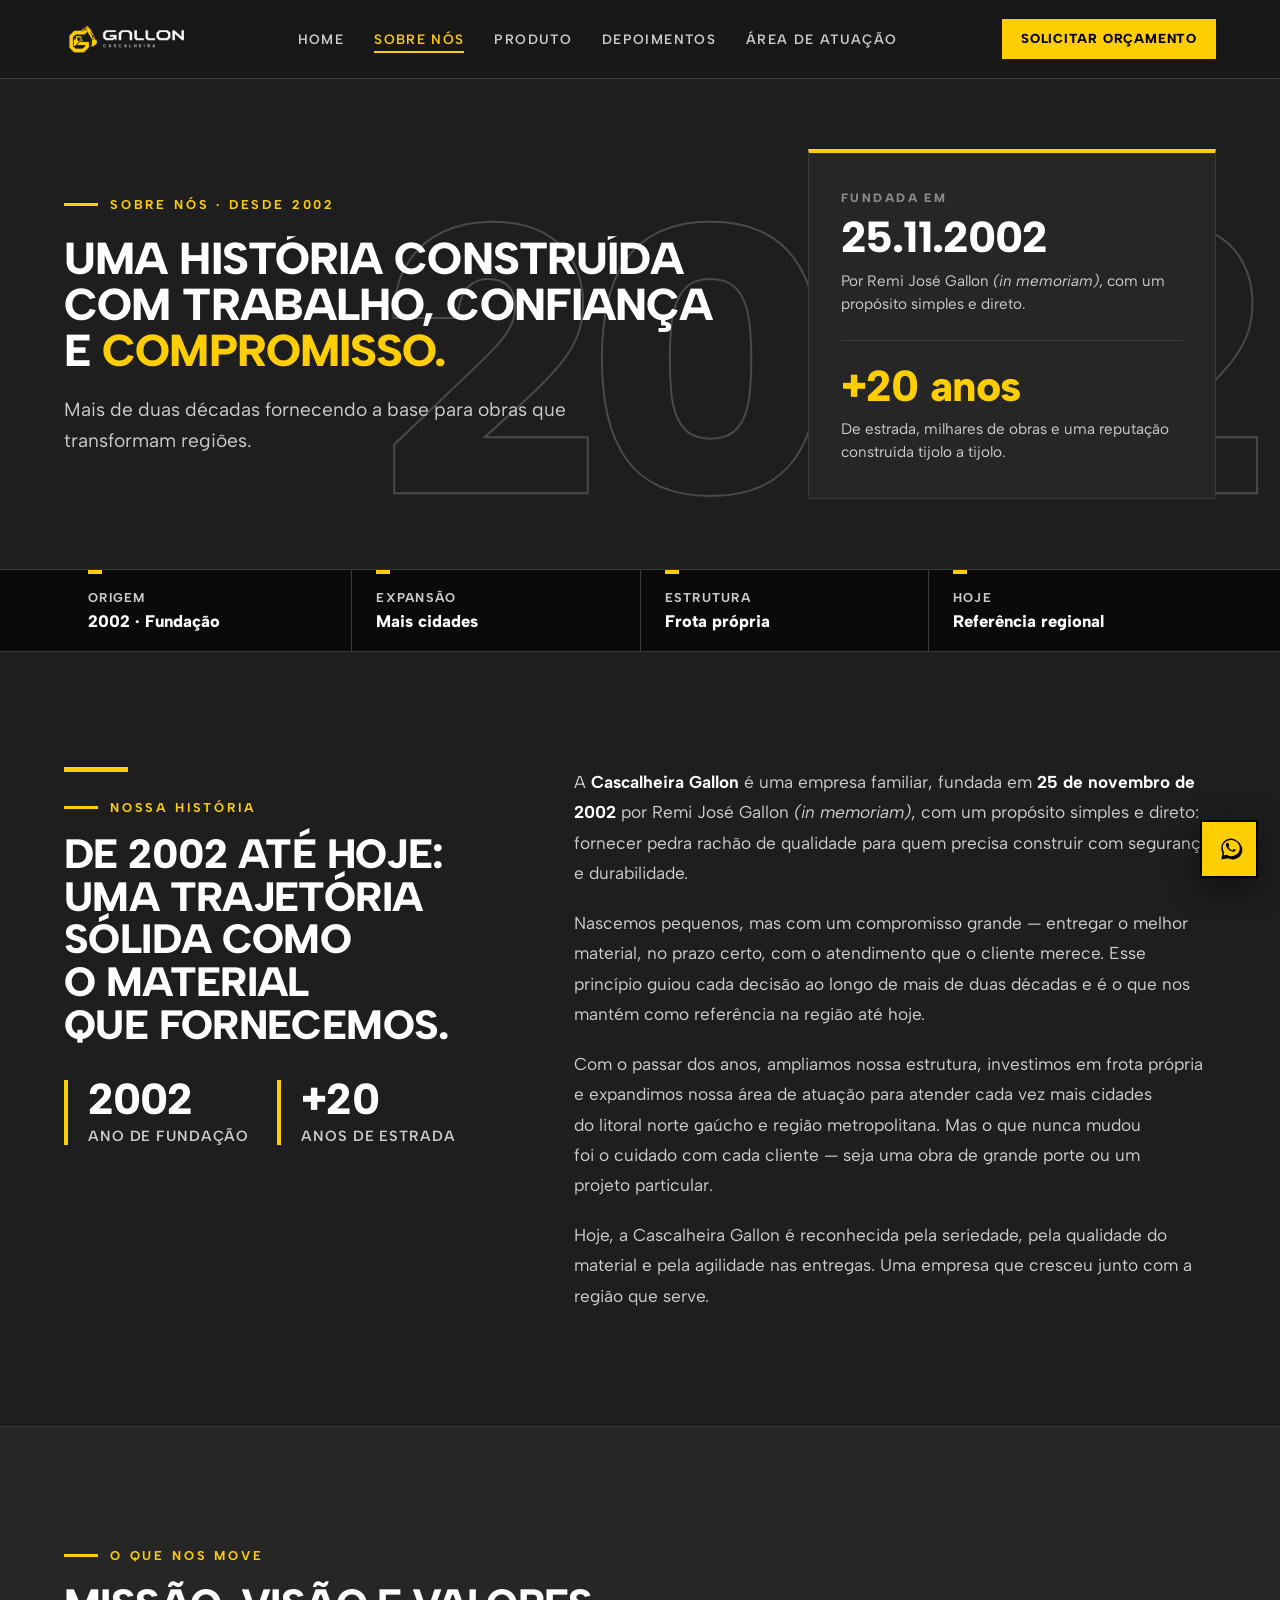
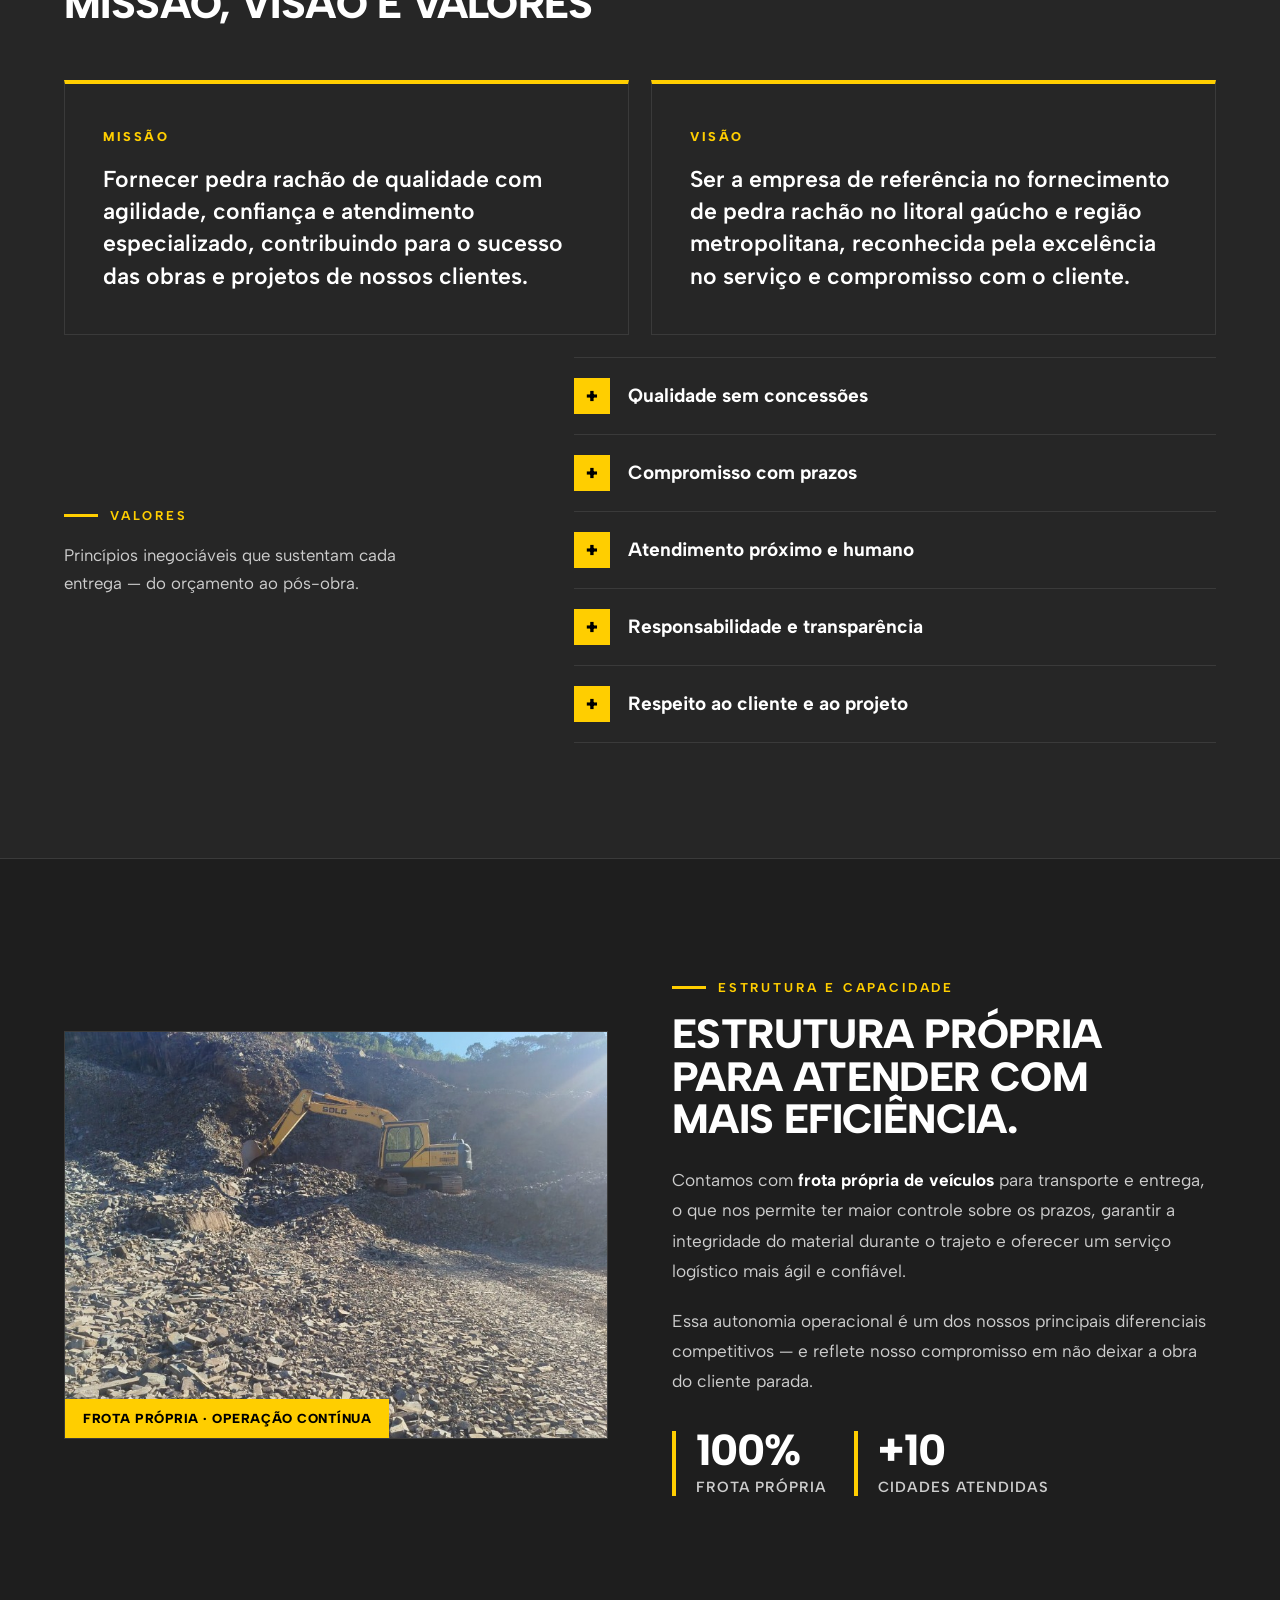
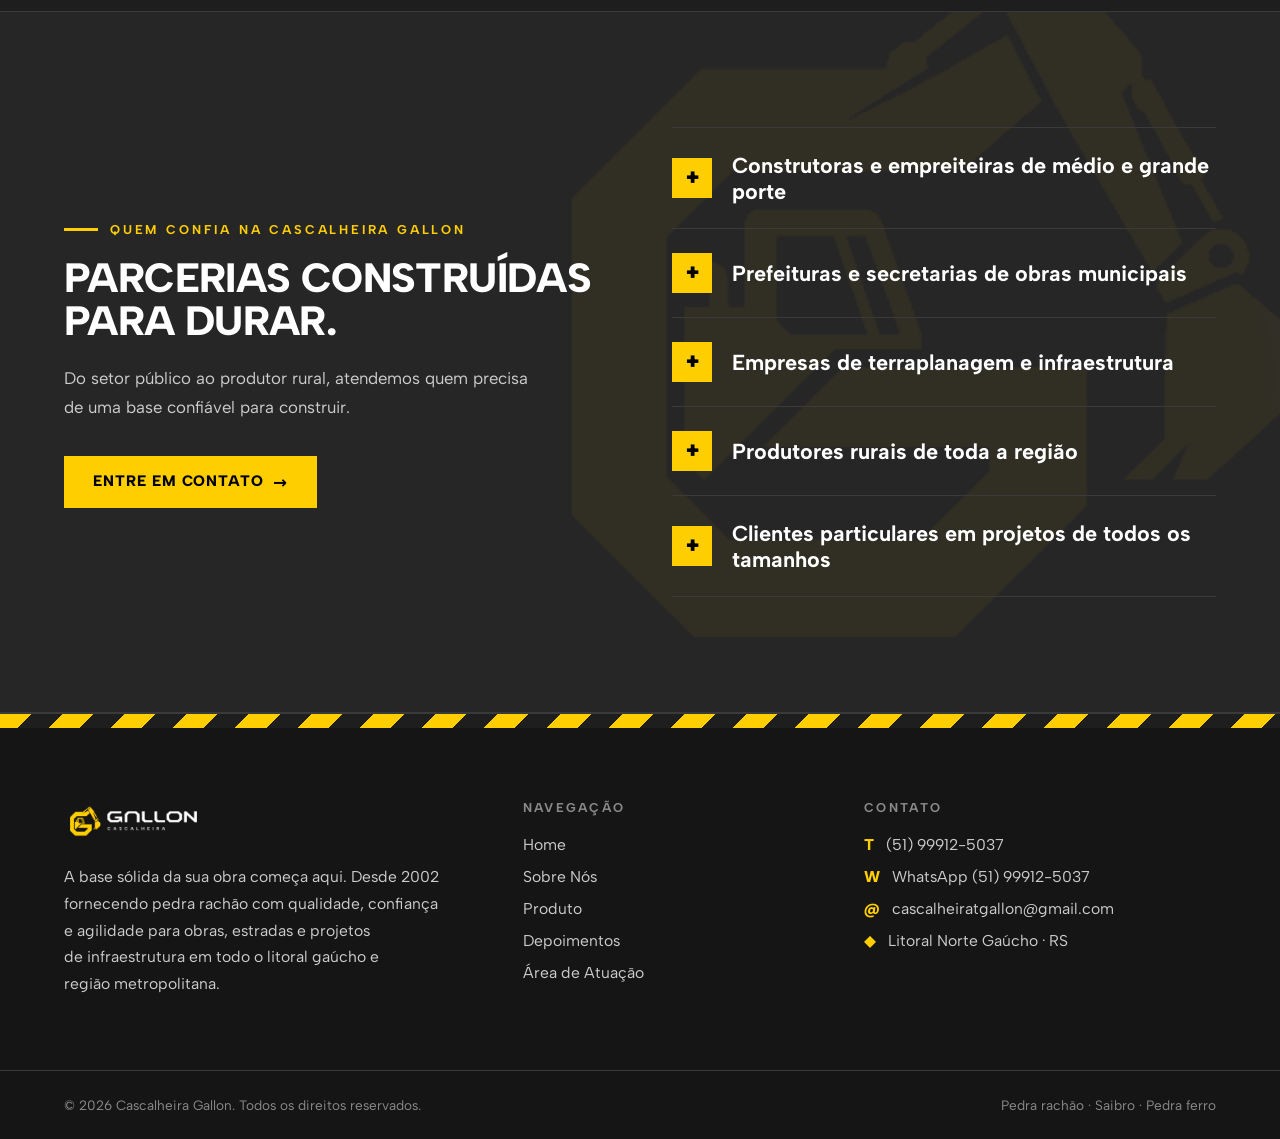
<file: sobre.html>
<!DOCTYPE html>
<html lang="pt-BR">
<head>
<meta charset="UTF-8">
<meta name="viewport" content="width=device-width, initial-scale=1">
<title>Sobre Nós — Cascalheira Gallon</title>
<meta name="description" content="Uma história construída com trabalho, confiança e compromisso. Mais de duas décadas fornecendo a base para obras que transformam regiões.">
<link rel="icon" href="assets/icon-g.png">
<link rel="stylesheet" href="assets/gallon.css?v=15">
<link rel="stylesheet" href="assets/gallon-mobile.css?v=2">
</head>
<body>

<!-- ===== HEADER ===== -->
<header class="site-head">
  <div class="wrap site-head__bar">
    <a class="brand" href="index.html" aria-label="Cascalheira Gallon — início"><img src="assets/logo-white.png" alt="GALLON Cascalheira"></a>
    <nav class="nav">
      <a href="index.html">Home</a>
      <a href="sobre.html" class="is-active">Sobre Nós</a>
      <a href="produto.html">Produto</a>
      <a href="depoimentos.html">Depoimentos</a>
      <a href="area.html">Área de Atuação</a>
    </nav>
    <div class="head-cta">
      <a href="index.html#orcamento" class="btn">Solicitar Orçamento</a>
      <button class="burger" aria-label="Abrir menu" aria-expanded="false"><span></span><span></span><span></span></button>
    </div>
  </div>
</header>
<nav class="mobile-nav" aria-label="Menu móvel">
  <div class="mobile-nav__links">
    <a href="index.html">Home</a>
    <a href="sobre.html" class="is-active">Sobre Nós</a>
    <a href="produto.html">Produto</a>
    <a href="depoimentos.html">Depoimentos</a>
    <a href="area.html">Área de Atuação</a>
  </div>
  <div class="mobile-nav__footer">
    <div class="mobile-nav__footer-title">Contato Rápido</div>
    <div class="mobile-nav__contact-row">
      <a href="tel:51999125037" class="mobile-nav__contact-btn mobile-nav__contact-btn--phone">
        <svg width="16" height="16" viewBox="0 0 24 24" fill="none" stroke="currentColor" stroke-width="2" stroke-linecap="round" stroke-linejoin="round" style="margin-right:6px;"><path d="M22 16.92v3a2 2 0 0 1-2.18 2 19.79 19.79 0 0 1-8.63-3.07 19.5 19.5 0 0 1-6-6 19.79 19.79 0 0 1-3.07-8.67A2 2 0 0 1 4.11 2h3a2 2 0 0 1 2 1.72(12.84 12.84 0 0 0 .7 2.81 2 2 0 0 1-.45 2.11L8.09 9.91a16 16 0 0 0 6 6l1.27-1.27a2 2 0 0 1 2.11-.45 12.84 12.84 0 0 0 2.81.7A2 2 0 0 1 22 16.92z"/></svg>
        Ligar
      </a>
      <a href="https://wa.me/5551999125037" target="_blank" rel="noopener noreferrer" class="mobile-nav__contact-btn mobile-nav__contact-btn--wpp">
        <svg width="16" height="16" viewBox="0 0 24 24" fill="currentColor" style="margin-right:6px;"><path d="M.057 24l1.687-6.163c-1.041-1.804-1.588-3.849-1.587-5.946C.06 5.348 5.397.01 12.008.01c3.202.001 6.212 1.246 8.477 3.514 2.266 2.268 3.507 5.28 3.505 8.484-.004 6.657-5.34 11.997-11.953 11.997-2.005-.001-3.973-.502-5.724-1.457L0 24zm6.59-4.846c1.6.95 3.188 1.449 4.825 1.451 5.436 0 9.86-4.42 9.864-9.864.002-2.637-1.03-5.115-2.908-6.995-1.878-1.88-4.357-2.912-6.997-2.914-5.443 0-9.865 4.42-9.869 9.865-.001 1.748.461 3.456 1.339 4.975l-.975 3.565 3.655-.958zm11.603-7.559c-.31-.155-1.838-.907-2.114-1.008-.276-.1-.478-.15-.678.15-.2.3-.777.98-.952 1.18-.176.2-.351.226-.662.07-1.348-.675-2.222-1.224-3.056-2.648-.22-.379.22-.351.629-1.168.069-.138.034-.26-.017-.363-.051-.1-.478-1.15-.654-1.575-.172-.414-.34-.358-.478-.365-.124-.006-.266-.007-.408-.007-.143 0-.377.054-.573.27-.197.216-.75.733-.75 1.786 0 1.053.766 2.072.873 2.215.106.143 1.508 2.302 3.652 3.228.51.22.908.351 1.218.449.512.162.978.139 1.346.084.41-.06 1.838-.752 2.096-1.44.258-.688.258-1.277.18-1.4-.078-.124-.276-.197-.586-.352z"/></svg>
        WhatsApp
      </a>
    </div>
    <div class="mobile-nav__info">
      Cascalheira Gallon · Litoral Norte Gaúcho<br>
      Fornecendo pedra rachão de qualidade desde 2002.
    </div>
  </div>
</nav>

<main>

<!-- ===== PAGE HERO · HERITAGE ===== -->
<section class="hero-sobre" data-screen-label="Sobre · Hero">
  <div class="hero-sobre__year" aria-hidden="true">2002</div>
  <div class="wrap hero-sobre__in">
    <div class="hero-sobre__main">
      <span class="eyebrow" data-reveal>Sobre Nós · Desde 2002</span>
      <h1 class="display" data-reveal data-delay="1">Uma história construída com trabalho, confiança e <span class="amp">compromisso.</span></h1>
      <p class="lead" data-reveal data-delay="2">Mais de duas décadas fornecendo a base para obras que transformam regiões.</p>
    </div>
    <aside class="hero-sobre__card" data-reveal data-delay="2">
      <span class="k">Fundada em</span>
      <div class="big">25.11.2002</div>
      <p>Por Remi José Gallon <em>(in memoriam)</em>, com um propósito simples e direto.</p>
      <div class="divider"></div>
      <div class="big big--y">+20 anos</div>
      <p>De estrada, milhares de obras e uma reputação construída tijolo a tijolo.</p>
    </aside>
  </div>
  <div class="hero-sobre__tl">
    <div class="wrap hero-sobre__tl-in">
      <span>Origem<b>2002 · Fundação</b></span>
      <span>Expansão<b>Mais cidades</b></span>
      <span>Estrutura<b>Frota própria</b></span>
      <span>Hoje<b>Referência regional</b></span>
    </div>
  </div>
</section>

<!-- ===== NOSSA HISTÓRIA ===== -->
<section class="section">
  <div class="wrap split">
    <div class="label-col" data-reveal>
      <div class="yrule"></div>
      <span class="eyebrow">Nossa História</span>
      <h2 class="h2" style="margin-top:18px;">De 2002 até hoje: uma trajetória sólida como o material que fornecemos.</h2>
      <div class="hl">
        <div class="hl__item"><div class="hl__num">2002</div><div class="hl__lab">Ano de fundação</div></div>
        <div class="hl__item"><div class="hl__num">+20</div><div class="hl__lab">Anos de estrada</div></div>
      </div>
    </div>
    <div class="prose" data-reveal data-delay="1">
      <p>A <strong>Cascalheira Gallon</strong> é uma empresa familiar, fundada em <strong>25 de novembro de 2002</strong> por Remi José Gallon <em>(in memoriam)</em>, com um propósito simples e direto: fornecer pedra rachão de qualidade para quem precisa construir com segurança e durabilidade.</p>
      <p>Nascemos pequenos, mas com um compromisso grande — entregar o melhor material, no prazo certo, com o atendimento que o cliente merece. Esse princípio guiou cada decisão ao longo de mais de duas décadas e é o que nos mantém como referência na região até hoje.</p>
      <p>Com o passar dos anos, ampliamos nossa estrutura, investimos em frota própria e expandimos nossa área de atuação para atender cada vez mais cidades do litoral norte gaúcho e região metropolitana. Mas o que nunca mudou foi o cuidado com cada cliente — seja uma obra de grande porte ou um projeto particular.</p>
      <p>Hoje, a Cascalheira Gallon é reconhecida pela seriedade, pela qualidade do material e pela agilidade nas entregas. Uma empresa que cresceu junto com a região que serve.</p>
    </div>
  </div>
</section>

<!-- ===== MISSÃO / VISÃO / VALORES ===== -->
<section class="section mvv" style="background:var(--char);border-block:1px solid var(--steel);">
  <div class="wrap">
    <div class="section-head" data-reveal>
      <span class="eyebrow">O que nos move</span>
      <h2 class="h2">Missão, Visão e Valores</h2>
    </div>
    <div class="grid cols-2" style="--cardgap:22px;margin-bottom:22px;">
      <div class="statement" data-reveal>
        <span class="statement__k">Missão</span>
        <p>Fornecer pedra rachão de qualidade com agilidade, confiança e atendimento especializado, contribuindo para o sucesso das obras e projetos de nossos clientes.</p>
      </div>
      <div class="statement" data-reveal data-delay="1">
        <span class="statement__k">Visão</span>
        <p>Ser a empresa de referência no fornecimento de pedra rachão no litoral gaúcho e região metropolitana, reconhecida pela excelência no serviço e compromisso com o cliente.</p>
      </div>
    </div>
    <div class="split" style="grid-template-columns:.82fr 1.18fr;align-items:center;">
      <div class="label-col" data-reveal style="position:static;">
        <span class="eyebrow">Valores</span>
        <p class="body" style="margin-top:18px;max-width:34ch;">Princípios inegociáveis que sustentam cada entrega — do orçamento ao pós-obra.</p>
      </div>
      <ul class="plist" data-reveal data-delay="1">
        <li><span class="pl">+</span>Qualidade sem concessões</li>
        <li><span class="pl">+</span>Compromisso com prazos</li>
        <li><span class="pl">+</span>Atendimento próximo e humano</li>
        <li><span class="pl">+</span>Responsabilidade e transparência</li>
        <li><span class="pl">+</span>Respeito ao cliente e ao projeto</li>
      </ul>
    </div>
  </div>
</section>

<!-- ===== ESTRUTURA E CAPACIDADE ===== -->
<section class="section">
  <div class="wrap split split--media rev">
    <div class="media-frame media-frame--wide" data-reveal>
      <img src="assets/loader.jpg" alt="Escavadeira operando na pedreira da Cascalheira Gallon">
      <span class="media-frame__tag">Frota própria · Operação contínua</span>
    </div>
    <div data-reveal data-delay="1">
      <span class="eyebrow">Estrutura e capacidade</span>
      <h2 class="h2" style="margin-top:18px;">Estrutura própria para atender com mais eficiência.</h2>
      <div class="prose" style="margin-top:24px;">
        <p>Contamos com <strong>frota própria de veículos</strong> para transporte e entrega, o que nos permite ter maior controle sobre os prazos, garantir a integridade do material durante o trajeto e oferecer um serviço logístico mais ágil e confiável.</p>
        <p>Essa autonomia operacional é um dos nossos principais diferenciais competitivos — e reflete nosso compromisso em não deixar a obra do cliente parada.</p>
      </div>
      <div class="hl">
        <div class="hl__item"><div class="hl__num">100%</div><div class="hl__lab">Frota própria</div></div>
        <div class="hl__item"><div class="hl__num">+10</div><div class="hl__lab">Cidades atendidas</div></div>
      </div>
    </div>
  </div>
</section>

<!-- ===== QUEM CONFIA ===== -->
<section class="section serve" style="border-top:1px solid var(--steel);">
  <div class="serve__wm watermark" style="background-image:url('assets/icon-g.png');"></div>
  <div class="wrap serve__grid">
    <div class="serve__left" data-reveal>
      <span class="eyebrow">Quem confia na Cascalheira Gallon</span>
      <h2 class="h2" style="margin-top:20px;">Parcerias construídas para durar.</h2>
      <p class="body" style="margin-top:22px;max-width:44ch;">Do setor público ao produtor rural, atendemos quem precisa de uma base confiável para construir.</p>
      <a href="index.html#orcamento" class="btn" style="margin-top:34px;">Entre em Contato <span class="arrow">→</span></a>
    </div>
    <ul class="serve__list">
      <li data-reveal><span class="serve__plus">+</span>Construtoras e empreiteiras de médio e grande porte</li>
      <li data-reveal data-delay="1"><span class="serve__plus">+</span>Prefeituras e secretarias de obras municipais</li>
      <li data-reveal data-delay="2"><span class="serve__plus">+</span>Empresas de terraplanagem e infraestrutura</li>
      <li data-reveal data-delay="3"><span class="serve__plus">+</span>Produtores rurais de toda a região</li>
      <li data-reveal data-delay="4"><span class="serve__plus">+</span>Clientes particulares em projetos de todos os tamanhos</li>
    </ul>
  </div>
</section>

</main>

<!-- ===== FOOTER ===== -->
<footer class="site-foot">
  <div class="hazard"></div>
  <div class="wrap foot-grid">
    <div class="foot-brand">
      <img src="assets/logo-white.png" alt="GALLON Cascalheira">
      <p class="body">A base sólida da sua obra começa aqui. Desde 2002 fornecendo pedra rachão com qualidade, confiança e agilidade para obras, estradas e projetos de infraestrutura em todo o litoral gaúcho e região metropolitana.</p>
    </div>
    <div class="foot-col">
      <h4>Navegação</h4>
      <ul>
        <li><a href="index.html">Home</a></li>
        <li><a href="sobre.html">Sobre Nós</a></li>
        <li><a href="produto.html">Produto</a></li>
        <li><a href="depoimentos.html">Depoimentos</a></li>
        <li><a href="area.html">Área de Atuação</a></li>
      </ul>
    </div>
    <div class="foot-col foot-contact">
      <h4>Contato</h4>
      <ul>
        <li><span class="ic">T</span><span>(51) 99912-5037</span></li>
        <li><span class="ic">W</span><a href="https://wa.me/5551999125037" target="_blank" rel="noopener noreferrer" style="color:inherit;text-decoration:none;">WhatsApp (51) 99912-5037</a></li>
        <li><span class="ic">@</span><span>cascalheiratgallon@gmail.com</span></li>
        <li><span class="ic">◆</span><span>Litoral Norte Gaúcho · RS</span></li>
      </ul>
    </div>
  </div>
  <div class="wrap foot-bottom">
    <p>© <span data-year>2025</span> Cascalheira Gallon. Todos os direitos reservados.</p>
    <p>Pedra rachão · Saibro · Pedra ferro</p>
  </div>
</footer>

<a class="wa-float" href="https://wa.me/5551999125037" target="_blank" rel="noopener noreferrer" aria-label="Falar no WhatsApp">
  <svg viewBox="0 0 32 32" fill="currentColor" aria-hidden="true"><path d="M16 3C9.4 3 4 8.4 4 15c0 2.1.6 4.1 1.6 5.9L4 29l8.3-1.6c1.7.9 3.6 1.4 5.7 1.4 6.6 0 12-5.4 12-12S22.6 3 16 3zm0 21.8c-1.8 0-3.5-.5-5-1.4l-.4-.2-3.7.7.7-3.6-.2-.4c-1-1.6-1.5-3.4-1.5-5.3C5.2 9.6 10 4.8 16 4.8S26.8 9.6 26.8 15 22 24.8 16 24.8zm5.9-7.8c-.3-.2-1.9-.9-2.2-1-.3-.1-.5-.2-.7.2-.2.3-.8 1-1 1.2-.2.2-.4.2-.7.1-.3-.2-1.4-.5-2.6-1.6-1-.9-1.6-1.9-1.8-2.3-.2-.3 0-.5.1-.7l.5-.6c.2-.2.2-.3.3-.5.1-.2.1-.4 0-.6l-1-2.4c-.3-.6-.5-.5-.7-.5h-.6c-.2 0-.5.1-.8.4-.3.3-1 1-1 2.4s1.1 2.8 1.2 3c.2.2 2.1 3.2 5 4.5.7.3 1.2.5 1.7.6.7.2 1.3.2 1.8.1.6-.1 1.9-.8 2.1-1.5.3-.7.3-1.4.2-1.5-.1-.2-.3-.2-.6-.4z"/></svg>
  <span>Falar no WhatsApp</span>
</a>

<script src="assets/gallon.js?v=15"></script>
</body>
</html>
</file>
<file: assets/gallon.css>
/* ===========================================================
   GALLON · CASCALHEIRA — Design System
   Brand: #FFCE00 yellow · #000 black · #FFF white · #CDCDCD gray
   Type: Albert Sans · Square corners · rugged + modern
   =========================================================== */

@import url('https://fonts.googleapis.com/css2?family=Albert+Sans:ital,wght@0,300;0,400;0,500;0,600;0,700;0,800;0,900;1,500&display=swap');

:root{
  --yellow:#FFCE00;
  --yellow-deep:#E6B800;
  --black:#1A1A1A;
  --ink:#1E1E1E;        /* page background */
  --char:#262626;       /* primary surface */
  --char-2:#2C2C2C;     /* raised surface */
  --steel:#3A3A3A;      /* hairline borders */
  --steel-2:#4A4A4A;
  --gray:#CDCDCD;       /* muted text on dark */
  --gray-dim:#8A8A8A;
  --white:#FFFFFF;

  --maxw:1280px;
  --gut:clamp(20px,5vw,64px);

  --ff:'Albert Sans',system-ui,-apple-system,sans-serif;

  --ease:cubic-bezier(.2,.7,.2,1);
}

*{box-sizing:border-box;}
*::selection{background:var(--yellow);color:#000;}
html{scroll-behavior:smooth;}
body{
  margin:0;
  font-family:var(--ff);
  background:var(--ink);
  color:var(--white);
  -webkit-font-smoothing:antialiased;
  text-rendering:optimizeLegibility;
  overflow-x:hidden;
}
img{display:block;max-width:100%;}
a{color:inherit;text-decoration:none;}
h1,h2,h3,h4,p{margin:0;}
button{font-family:inherit;}

/* ---------- layout ---------- */
.wrap{max-width:var(--maxw);margin:0 auto;padding-inline:var(--gut);}
.section{padding-block:clamp(64px,9vw,128px);position:relative;}
.section--tight{padding-block:clamp(48px,6vw,80px);}

/* ---------- type ---------- */
.eyebrow{
  display:inline-flex;align-items:center;gap:12px;
  font-size:.8rem;font-weight:700;letter-spacing:.22em;text-transform:uppercase;
  color:var(--yellow);
}
.eyebrow::before{content:"";width:34px;height:3px;background:var(--yellow);display:block;}
.eyebrow.is-dark{color:#1E1E1E;}
.eyebrow.is-dark::before{background:#1E1E1E;}

.display{
  font-weight:800;line-height:1.02;letter-spacing:-.02em;text-transform:uppercase;
  font-size:clamp(2rem,3.5vw,3.4rem);text-wrap:balance;
}
.h2{
  font-weight:800;line-height:1.04;letter-spacing:-.015em;text-transform:uppercase;
  font-size:clamp(1.7rem,3.2vw,2.8rem);text-wrap:balance;
}
.h3{
  font-weight:700;line-height:1.08;letter-spacing:-.01em;
  font-size:clamp(1.3rem,2.2vw,1.7rem);
}
.lead{font-size:clamp(1.05rem,1.5vw,1.3rem);line-height:1.6;color:var(--gray);font-weight:400;text-wrap:pretty;}
.body{font-size:1.05rem;line-height:1.7;color:var(--gray);text-wrap:pretty;}
.body strong{color:var(--white);font-weight:700;}
.amp{color:var(--yellow);}

/* ---------- buttons ---------- */
.btn{
  display:inline-flex;align-items:center;gap:.6em;justify-content:center;
  padding:1.05em 1.8em;font-weight:800;font-size:.95rem;letter-spacing:.06em;text-transform:uppercase;
  border:2px solid var(--yellow);background:var(--yellow);color:#000;cursor:pointer;
  transition:transform .15s var(--ease),background .15s,color .15s,box-shadow .2s;
  position:relative;line-height:1;
}
.btn:hover{background:#fff;border-color:#fff;transform:translateY(-2px);}
.btn:active{transform:translateY(0);}
.btn--ghost{background:transparent;color:var(--white);border-color:var(--steel-2);}
.btn--ghost:hover{background:transparent;border-color:var(--yellow);color:var(--yellow);transform:translateY(-2px);}
.btn--dark{background:#1E1E1E;border-color:#1E1E1E;color:var(--yellow);}
.btn--dark:hover{background:var(--black);border-color:var(--black);color:#fff;}
.btn--whatsapp{background:#25D366;border-color:#25D366;color:#fff;}
.btn--whatsapp:hover{background:#20ba5a;border-color:#20ba5a;color:#fff;transform:translateY(-2px);box-shadow:0 4px 15px rgba(37, 211, 102, 0.4);}
.btn .arrow{font-size:1.1em;transition:transform .2s var(--ease);}
.btn:hover .arrow{transform:translateX(4px);}
.btn-row{display:flex;flex-wrap:wrap;gap:14px;}

/* ---------- hazard stripe ---------- */
.hazard{
  height:14px;width:100%;
  background:repeating-linear-gradient(135deg,var(--yellow) 0 22px,#1E1E1E 22px 44px);
}
.hazard--thin{height:8px;background:repeating-linear-gradient(135deg,var(--yellow) 0 14px,#1E1E1E 14px 28px);}

/* ---------- header ---------- */
.site-head{
  position:sticky;top:0;z-index:60;
  background:rgba(24,24,24,.92);backdrop-filter:blur(12px);
  border-bottom:1px solid var(--steel);
}
.site-head__bar{display:flex;align-items:center;justify-content:space-between;gap:24px;height:78px;}
.brand{display:flex;align-items:center;gap:0;}
.brand img{height:38px;width:auto;}
.nav{display:flex;align-items:center;gap:30px;}
.nav a{
  font-size:.85rem;font-weight:600;letter-spacing:.1em;text-transform:uppercase;color:var(--gray);
  position:relative;padding:6px 0;transition:color .15s;white-space:nowrap;
}
.nav a:hover{color:#fff;}
.nav a.is-active{color:var(--yellow);}
.nav a::after{content:"";position:absolute;left:0;bottom:0;height:2px;width:0;background:var(--yellow);transition:width .2s var(--ease);}
.nav a:hover::after,.nav a.is-active::after{width:100%;}
.head-cta{display:flex;align-items:center;gap:16px;}
.head-cta .btn{padding:.85em 1.3em;font-size:.82rem;white-space:nowrap;}

.burger{display:none;flex-direction:column;gap:5px;width:44px;height:44px;align-items:center;justify-content:center;background:transparent;border:1px solid var(--steel-2);cursor:pointer;}
.burger span{width:22px;height:2px;background:#fff;transition:.25s var(--ease);}
.mobile-nav{display:none;}

/* ---------- footer ---------- */
.site-foot{background:#151515;border-top:1px solid var(--steel);}
.foot-grid{display:grid;grid-template-columns:1.4fr 1fr 1.2fr;gap:48px;padding-block:72px;}
.foot-brand img{height:42px;margin-bottom:22px;}
.foot-brand .body{max-width:42ch;font-size:.98rem;}
.foot-col h4{font-size:.8rem;letter-spacing:.18em;text-transform:uppercase;color:var(--gray-dim);font-weight:700;margin-bottom:20px;}
.foot-col ul{list-style:none;margin:0;padding:0;display:flex;flex-direction:column;gap:13px;}
.foot-col a,.foot-col li{color:var(--gray);font-size:.98rem;transition:color .15s;}
.foot-col a:hover{color:var(--yellow);}
.foot-contact li{display:flex;gap:12px;align-items:flex-start;}
.foot-contact .ic{color:var(--yellow);font-weight:800;flex:none;}
.foot-bottom{border-top:1px solid var(--steel);padding-block:26px;display:flex;justify-content:space-between;flex-wrap:wrap;gap:12px;align-items:center;}
.foot-bottom p{color:var(--gray-dim);font-size:.85rem;}

/* ---------- cards / features ---------- */
.grid{display:grid;gap:var(--cardgap,22px);}
.cols-2{grid-template-columns:repeat(2,1fr);}
.cols-3{grid-template-columns:repeat(3,1fr);}
.cols-4{grid-template-columns:repeat(4,1fr);}

.card{
  background:var(--char);border:1px solid var(--steel);padding:34px 32px;position:relative;
  transition:border-color .2s,transform .2s var(--ease),background .2s;
}
.card:hover{border-color:var(--steel-2);transform:translateY(-4px);}
.card__n{font-size:.8rem;font-weight:800;letter-spacing:.2em;color:var(--yellow);}
.card h3{margin-block:14px 12px;}
.card .body{font-size:1rem;}

/* feature with + marker */
.feat{display:flex;gap:20px;padding:26px 0;border-top:1px solid var(--steel);}
.feat__mark{flex:none;width:46px;height:46px;display:grid;place-items:center;background:var(--yellow);color:#000;font-weight:900;font-size:1.5rem;line-height:1;}
.feat h3{margin-bottom:8px;}
.feat .body{font-size:1rem;}

/* stat */
.stat__num{font-size:clamp(2.6rem,5vw,4rem);font-weight:800;line-height:.9;letter-spacing:-.03em;color:var(--yellow);}
.stat__lab{margin-top:12px;color:var(--gray);font-size:.98rem;line-height:1.4;text-transform:uppercase;letter-spacing:.04em;font-weight:600;}

/* ---------- decorative ---------- */
.corner-tick{position:absolute;width:18px;height:18px;border:3px solid var(--yellow);}
.tick-tl{top:14px;left:14px;border-right:0;border-bottom:0;}
.tick-tr{top:14px;right:14px;border-left:0;border-bottom:0;}
.tick-bl{bottom:14px;left:14px;border-right:0;border-top:0;}
.tick-br{bottom:14px;right:14px;border-left:0;border-top:0;}

.watermark{position:absolute;inset:0;pointer-events:none;opacity:.04;background-repeat:no-repeat;background-position:right -8% center;background-size:auto 130%;}

/* ---------- reveal animation (enhancement only — content visible by default) ---------- */
[data-reveal]{opacity:1;transform:none;}
.reveal-on [data-reveal]{opacity:0;transform:translateY(26px);transition:opacity .7s var(--ease),transform .7s var(--ease);}
.reveal-on [data-reveal].in{opacity:1;transform:none;}
[data-reveal][data-delay="1"]{transition-delay:.08s;}
[data-reveal][data-delay="2"]{transition-delay:.16s;}
[data-reveal][data-delay="3"]{transition-delay:.24s;}
[data-reveal][data-delay="4"]{transition-delay:.32s;}
@media (prefers-reduced-motion:reduce){.reveal-on [data-reveal]{opacity:1;transform:none;transition:none;}}

/* ---------- whatsapp float ---------- */
.wa-float{
  position:fixed;right:22px;bottom:22px;z-index:70;
  display:flex;align-items:center;gap:0;height:58px;width:58px;
  background:var(--yellow);color:#000;border:2px solid #000;
  box-shadow:0 8px 30px rgba(0,0,0,.5);overflow:hidden;
  transition:width .3s var(--ease);
}
.wa-float svg{flex:none;width:58px;height:54px;padding:14px;}
.wa-float span{white-space:nowrap;font-weight:800;letter-spacing:.04em;font-size:.9rem;padding-right:22px;text-transform:uppercase;}
.wa-float:hover{width:212px;}

/* ---------- page hero (interior) ---------- */
.phero{position:relative;background:var(--char);border-bottom:1px solid var(--steel);overflow:hidden;}
.phero__inner{padding-block:clamp(52px,6.5vw,92px);position:relative;z-index:2;max-width:44rem;}
.phero .lead{margin-top:22px;}
.phero__wm{position:absolute;right:-4%;top:50%;transform:translateY(-50%);height:150%;opacity:.05;z-index:1;}

/* =========================================================
   UNIQUE INTERIOR HEROES — one distinct opening per page
   ========================================================= */

/* ---- SOBRE · heritage / year hero ---- */
.hero-sobre{position:relative;background:var(--ink);border-bottom:1px solid var(--steel);overflow:hidden;}
.hero-sobre__year{
  position:absolute;right:2%;top:50%;transform:translateY(-52%);
  font-size:clamp(13rem,30vw,30rem);font-weight:900;line-height:.74;letter-spacing:-.05em;
  color:transparent;-webkit-text-stroke:2px var(--steel-2);z-index:0;pointer-events:none;user-select:none;
}
.hero-sobre__in{position:relative;z-index:2;display:grid;grid-template-columns:1.25fr .75fr;gap:clamp(32px,5vw,64px);align-items:center;padding-block:clamp(44px,5.5vw,80px);}
.hero-sobre__main{max-width:42rem;}
.hero-sobre__main .display{margin-top:24px;}
.hero-sobre__main .lead{margin-top:22px;max-width:48ch;}
.hero-sobre__card{background:var(--char);border:1px solid var(--steel);border-top:4px solid var(--yellow);padding:34px 32px;}
.hero-sobre__card .k{font-size:.76rem;font-weight:800;letter-spacing:.2em;text-transform:uppercase;color:var(--gray-dim);}
.hero-sobre__card .big{font-size:clamp(2.1rem,3.4vw,2.9rem);font-weight:800;letter-spacing:-.02em;line-height:1;margin-top:10px;}
.hero-sobre__card .big--y{color:var(--yellow);}
.hero-sobre__card p{color:var(--gray);font-size:.95rem;line-height:1.5;margin-top:10px;}
.hero-sobre__card .divider{height:1px;background:var(--steel);margin:24px 0;}
.hero-sobre__tl{border-top:1px solid var(--steel);background:#0a0a0a;position:relative;z-index:2;}
.hero-sobre__tl-in{display:flex;flex-wrap:wrap;gap:8px 0;padding-block:0;}
.hero-sobre__tl-in span{flex:1;min-width:160px;padding:20px 24px;font-size:.8rem;font-weight:700;letter-spacing:.1em;text-transform:uppercase;color:var(--gray);position:relative;border-left:1px solid var(--steel);}
.hero-sobre__tl-in span:first-child{border-left:0;}
.hero-sobre__tl-in span::before{content:"";position:absolute;left:24px;top:0;width:14px;height:4px;background:var(--yellow);}
.hero-sobre__tl-in b{display:block;color:#fff;font-size:1.05rem;letter-spacing:0;text-transform:none;margin-top:6px;font-weight:800;}

/* ---- PRODUTO · full-bleed stone hero + spec bar ---- */
.hero-prod{position:relative;background:#0a0a0a;border-bottom:1px solid var(--steel);overflow:hidden;}
.hero-prod__bg{position:absolute;inset:0;z-index:0;}
.hero-prod__bg img{width:100%;height:100%;object-fit:cover;filter:grayscale(.25) contrast(1.05);}
.hero-prod__bg::after{content:"";position:absolute;inset:0;background:linear-gradient(90deg,rgba(8,8,8,.96) 0%,rgba(8,8,8,.82) 42%,rgba(8,8,8,.5) 100%);}
.hero-prod__hz{position:absolute;top:0;left:0;right:0;z-index:3;}
.hero-prod__in{position:relative;z-index:2;padding-block:clamp(52px,6.5vw,96px);max-width:44rem;}
.hero-prod__in .display{margin-top:24px;}
.hero-prod__in .lead{margin-top:22px;max-width:46ch;}
.hero-prod__in .btn-row{margin-top:34px;}
.hero-prod__spec{position:relative;z-index:2;border-top:1px solid var(--steel-2);background:rgba(10,10,10,.72);backdrop-filter:blur(4px);}
.hero-prod__spec-in{display:grid;grid-template-columns:repeat(4,1fr);}
.hero-prod__spec-in > div{padding:24px 28px;border-left:1px solid var(--steel);}
.hero-prod__spec-in > div:first-child{border-left:0;}
.hero-prod__spec-in b{display:block;font-size:1.05rem;font-weight:800;text-transform:uppercase;letter-spacing:.04em;color:var(--yellow);}
.hero-prod__spec-in span{display:block;margin-top:6px;color:var(--gray);font-size:.9rem;line-height:1.4;}

/* ---- PRODUTO · editorial product hero ---- */
.pdp{position:relative;background:var(--ink);border-bottom:1px solid var(--steel);overflow:hidden;}
.pdp__hz{position:absolute;top:0;left:0;right:0;z-index:3;}
.pdp__in{display:grid;grid-template-columns:1fr 1.02fr;gap:clamp(32px,5.5vw,80px);align-items:center;padding-block:clamp(48px,6.5vw,104px);}
.pdp__info{max-width:36rem;}
.crumbs{display:flex;gap:10px;align-items:center;font-size:.78rem;font-weight:700;letter-spacing:.12em;text-transform:uppercase;color:var(--gray-dim);margin-bottom:22px;}
.crumbs a{color:var(--gray-dim);transition:color .15s;}
.crumbs a:hover{color:var(--yellow);}
.crumbs span{color:var(--steel-2);}
.crumbs b{color:var(--gray);}
.pdp__title{margin:16px 0 0;line-height:.92;}
.pdp__tag{margin-top:18px;font-size:clamp(1.15rem,1.8vw,1.5rem);font-weight:700;color:var(--yellow);letter-spacing:-.01em;line-height:1.2;}
.pdp__info .lead{margin-top:20px;max-width:42ch;}
.pdp__specs{display:flex;margin-top:34px;border-top:1px solid var(--steel);border-bottom:1px solid var(--steel);}
.pdp__specs > div{flex:1;padding:20px 0 20px 22px;border-left:1px solid var(--steel);}
.pdp__specs > div:first-child{border-left:0;padding-left:0;}
.pdp__specs span{display:block;font-size:.68rem;font-weight:800;letter-spacing:.16em;text-transform:uppercase;color:var(--gray-dim);}
.pdp__specs b{display:block;margin-top:9px;font-size:1.05rem;color:#fff;font-weight:700;letter-spacing:-.01em;}
.pdp__cta{display:flex;align-items:center;gap:26px;margin-top:36px;flex-wrap:wrap;}
.pdp__link{font-weight:800;text-transform:uppercase;letter-spacing:.08em;font-size:.82rem;color:var(--gray);border-bottom:2px solid var(--steel-2);padding-bottom:5px;transition:color .15s,border-color .15s;}
.pdp__link:hover{color:var(--yellow);border-color:var(--yellow);}
.pdp__media{position:relative;margin:0;aspect-ratio:5/6;overflow:hidden;border:1px solid var(--steel);}
.pdp__media::before{content:"";position:absolute;top:-2px;right:-2px;width:84px;height:84px;border-top:5px solid var(--yellow);border-right:5px solid var(--yellow);z-index:3;}
.pdp__media img{width:100%;height:100%;object-fit:cover;display:block;transform-origin:center;animation:gallon-kenburns 24s ease-in-out infinite alternate;}
.pdp__cap{position:absolute;left:0;bottom:0;z-index:3;background:var(--yellow);color:#000;font-weight:800;text-transform:uppercase;letter-spacing:.04em;font-size:.76rem;padding:11px 18px;}
@media (prefers-reduced-motion:reduce){.pdp__media img{animation:none;}}

/* ---- DEPOIMENTOS · giant-quote typographic hero ---- */
.hero-dep{position:relative;background:var(--char);border-bottom:1px solid var(--steel);overflow:hidden;}
.hero-dep::before{content:"";position:absolute;inset:0;background:url('quarry-hero-bg.jpg') center/cover no-repeat;opacity:.25;z-index:0;}
.hero-dep__mark{position:absolute;right:4%;top:-14%;font-size:clamp(24rem,38vw,46rem);line-height:1;font-weight:900;color:var(--yellow);opacity:.09;z-index:0;pointer-events:none;user-select:none;font-family:Georgia,serif;}
.hero-dep__in{position:relative;z-index:2;padding-block:clamp(48px,6vw,88px);}
.hero-dep__in .display{margin-top:24px;}
.hero-dep__in .lead{margin-top:22px;max-width:56ch;}
.hero-dep__trust{display:flex;align-items:center;gap:20px;flex-wrap:wrap;margin-top:34px;}
.hero-dep__stars{display:flex;gap:5px;color:var(--yellow);font-size:1.5rem;line-height:1;letter-spacing:2px;}
.hero-dep__trust span{font-size:.95rem;font-weight:700;letter-spacing:.04em;text-transform:uppercase;color:var(--gray);border-left:1px solid var(--steel);padding-left:20px;}

/* ---- ÁREA · map-grid + city ticker hero ---- */
.hero-area{position:relative;background:var(--ink);border-bottom:1px solid var(--steel);overflow:hidden;}
.hero-area__grid{position:absolute;inset:0;z-index:0;
  background-image:linear-gradient(var(--steel) 1px,transparent 1px),linear-gradient(90deg,var(--steel) 1px,transparent 1px);
  background-size:58px 58px;opacity:.55;
  -webkit-mask-image:radial-gradient(120% 120% at 78% 38%,#000 0%,transparent 72%);
  mask-image:radial-gradient(120% 120% at 78% 38%,#000 0%,transparent 72%);}
.hero-area__pins{position:absolute;inset:0;z-index:1;pointer-events:none;}
.hero-area__pins i{position:absolute;width:14px;height:14px;background:var(--yellow);transform:rotate(45deg);box-shadow:0 0 0 5px rgba(255,206,0,.14);}
.hero-area__pins i::after{content:"";position:absolute;inset:4px;background:#1E1E1E;}
.hero-area__pins i.p1{right:24%;top:30%;}
.hero-area__pins i.p2{right:14%;top:52%;width:10px;height:10px;}
.hero-area__pins i.p3{right:34%;top:62%;width:11px;height:11px;}
.hero-area__pins i.p4{right:9%;top:24%;width:9px;height:9px;}
.hero-area__in{position:relative;z-index:2;padding-block:clamp(48px,6vw,88px);max-width:44rem;}
.hero-area__in .display{margin-top:24px;}
.hero-area__in .lead{margin-top:22px;max-width:52ch;}
.hero-area__ticker{position:relative;z-index:2;border-top:1px solid var(--steel);background:#0a0a0a;overflow:hidden;}
.hero-area__ticker .tk{display:inline-flex;white-space:nowrap;padding-block:16px;animation:gallon-tk 32s linear infinite;will-change:transform;}
.hero-area__ticker .tk span{font-size:.85rem;font-weight:800;letter-spacing:.14em;text-transform:uppercase;color:var(--gray);padding-inline:26px;display:inline-flex;align-items:center;gap:26px;}
.hero-area__ticker .tk span::after{content:"";width:8px;height:8px;background:var(--yellow);display:inline-block;}
@keyframes gallon-tk{from{transform:translateX(0);}to{transform:translateX(-50%);}}
@media (prefers-reduced-motion:reduce){.hero-area__ticker .tk{animation:none;}}

/* =========================================================
   ÁREA DE ATUAÇÃO — redesign: clean hero + real region map
   ========================================================= */
.area-hero{position:relative;background:var(--char);border-bottom:1px solid var(--steel);overflow:hidden;}
.area-hero .hazard{position:absolute;top:0;left:0;right:0;z-index:3;}
.area-hero__in{position:relative;z-index:2;padding-block:clamp(48px,6vw,92px);max-width:46rem;}
.area-hero__badge{display:flex;width:max-content;max-width:100%;align-items:center;gap:12px;background:var(--ink);border:1px solid var(--steel);border-left:4px solid var(--yellow);padding:11px 18px;margin-bottom:22px;font-weight:700;font-size:.9rem;}
.area-hero__badge b{color:var(--yellow);font-size:1.3rem;font-weight:800;letter-spacing:-.02em;}
.area-hero__in .display{margin-top:16px;}
.area-hero__in .lead{margin-top:20px;max-width:50ch;}
.area-hero__wm{position:absolute;right:-3%;top:50%;transform:translateY(-50%);height:150%;opacity:.05;z-index:1;}

/* MAP feature */
.areamap{background:var(--ink);}
.areamap__wrap{display:grid;grid-template-columns:1.4fr .85fr;gap:clamp(28px,4vw,56px);align-items:stretch;}
.areamap__panel{position:relative;background:var(--char);border:1px solid var(--steel);overflow:hidden;min-height:420px;}
.areamap__panel .corner-tick{z-index:4;}
.areamap__svg{display:block;width:100%;height:auto;}
.areamap__legend{position:absolute;left:20px;bottom:18px;z-index:4;display:flex;gap:18px;align-items:center;font-size:.72rem;font-weight:700;letter-spacing:.08em;text-transform:uppercase;color:var(--gray-dim);}
.areamap__legend i{display:inline-flex;align-items:center;gap:7px;}
.areamap__legend .sq{width:11px;height:11px;background:var(--yellow);}
.areamap__legend .ci{width:10px;height:10px;border-radius:50%;background:var(--yellow);}

/* svg map elements */
.mp-ocean{fill:#101010;}
.mp-coast{fill:none;stroke:var(--steel-2);stroke-width:2;stroke-dasharray:3 6;opacity:.8;}
.mp-grid line{stroke:#1f1f1f;stroke-width:1;}
.mp-link{stroke:var(--steel-2);stroke-width:1.3;opacity:.55;transition:stroke .2s,opacity .2s;}
.mp-oceanlbl{fill:#2a2a2a;font-size:15px;font-weight:800;letter-spacing:6px;text-transform:uppercase;}
.pin{cursor:default;}
.pin .pdot{fill:var(--yellow);transition:r .2s var(--ease);}
.pin .pring{fill:none;stroke:var(--yellow);stroke-width:1.5;opacity:0;transition:opacity .2s,transform .2s var(--ease);transform-box:fill-box;transform-origin:center;transform:scale(.5);}
.pin .plabel{fill:var(--gray);font-size:14px;font-weight:600;transition:fill .2s;}
.pin.is-hl .pdot{r:7;}
.pin.is-hl .pring{opacity:.9;transform:scale(1);}
.pin.is-hl .plabel{fill:#fff;font-weight:800;}
.mp-base .bsq{fill:var(--yellow);}
.mp-base .blabel{fill:#fff;font-size:13px;font-weight:800;letter-spacing:.06em;text-transform:uppercase;}
.mp-base .bsub{fill:var(--yellow);font-size:10.5px;font-weight:700;letter-spacing:.12em;text-transform:uppercase;}
.mp-base .bring{fill:none;stroke:var(--yellow);stroke-width:1.5;opacity:.5;}

/* side panel: city list */
.areamap__side{display:flex;flex-direction:column;background:var(--char);border:1px solid var(--steel);padding:30px 30px 24px;}
.areamap__count{font-size:clamp(3rem,5vw,4.2rem);font-weight:800;line-height:.85;letter-spacing:-.03em;color:var(--yellow);}
.areamap__count-lab{margin-top:10px;font-size:.86rem;font-weight:700;letter-spacing:.06em;text-transform:uppercase;color:var(--gray);}
.areamap__cities{list-style:none;margin:24px 0 0;padding:0;display:flex;flex-wrap:wrap;gap:8px;}
.areamap__city{display:inline-flex;align-items:center;gap:9px;background:var(--ink);border:1px solid var(--steel);padding:9px 14px;font-size:.92rem;font-weight:700;color:var(--gray);cursor:default;transition:border-color .18s,color .18s,background .18s;}
.areamap__city .cdot{width:8px;height:8px;background:var(--yellow);flex:none;transition:transform .18s;}
.areamap__city:hover,.areamap__city.is-hl{border-color:var(--yellow);color:#fff;background:#181818;}
.areamap__city:hover .cdot,.areamap__city.is-hl .cdot{transform:scale(1.4);}
.areamap__note{margin-top:auto;padding-top:22px;border-top:1px solid var(--steel);}
.areamap__note p{font-size:.95rem;color:var(--gray);line-height:1.5;}
.areamap__note p b{color:#fff;display:block;margin-bottom:4px;font-size:1rem;}
.areamap__note a{display:inline-flex;align-items:center;gap:8px;margin-top:14px;font-weight:800;text-transform:uppercase;letter-spacing:.06em;font-size:.82rem;color:var(--yellow);border-bottom:2px solid transparent;padding-bottom:3px;transition:border-color .15s;}
.areamap__note a:hover{border-color:var(--yellow);}

/* =========================================================
   HERO MOTION & RICHER COMPOSITION (impact upgrade)
   ========================================================= */

/* PRODUTO — cinematic ken-burns + entrance */
@keyframes gallon-kenburns{0%{transform:scale(1.06)}100%{transform:scale(1.2)}}
.hero-prod__bg img{transform-origin:60% 40%;animation:gallon-kenburns 20s ease-in-out infinite alternate;}
.hero-prod__badge{display:flex;width:max-content;max-width:100%;align-items:center;gap:12px;background:var(--yellow);color:#000;font-weight:800;text-transform:uppercase;letter-spacing:.05em;font-size:.82rem;padding:9px 16px;margin-bottom:20px;}
.hero-prod__badge b{font-size:1.05rem;letter-spacing:0;}
.hero-prod__spec-in > div{position:relative;overflow:hidden;}
.hero-prod__spec-in > div::before{content:"";position:absolute;left:0;top:0;height:3px;width:0;background:var(--yellow);transition:width .5s var(--ease);}
.hero-prod__spec.in .hero-prod__spec-in > div::before{width:100%;}
.hero-prod__spec.in .hero-prod__spec-in > div:nth-child(2)::before{transition-delay:.1s;}
.hero-prod__spec.in .hero-prod__spec-in > div:nth-child(3)::before{transition-delay:.2s;}
.hero-prod__spec.in .hero-prod__spec-in > div:nth-child(4)::before{transition-delay:.3s;}
.hero-prod__scroll{position:absolute;left:var(--gut);bottom:118px;z-index:2;display:flex;align-items:center;gap:12px;color:var(--gray);font-size:.74rem;font-weight:700;letter-spacing:.2em;text-transform:uppercase;}
.hero-prod__scroll i{width:2px;height:34px;background:var(--steel-2);position:relative;overflow:hidden;}
.hero-prod__scroll i::after{content:"";position:absolute;left:0;top:-100%;width:100%;height:100%;background:var(--yellow);animation:gallon-scrolldot 1.8s ease-in-out infinite;}
@keyframes gallon-scrolldot{0%{top:-100%}60%,100%{top:100%}}

/* DEPOIMENTOS — split with a bold floating pull-quote card */
.hero-dep__in{display:grid;grid-template-columns:1.08fr .92fr;gap:clamp(30px,5vw,60px);align-items:center;}
.hero-dep__txt{max-width:54ch;}
.hero-dep__pull{position:relative;background:var(--char-2);border:1px solid var(--steel);border-top:4px solid var(--yellow);padding:40px 38px;box-shadow:0 30px 70px rgba(0,0,0,.55);animation:gallon-float 7s ease-in-out infinite;}
.hero-dep__pull::after{content:"";position:absolute;right:-10px;bottom:-10px;width:54px;height:54px;border-right:4px solid var(--yellow);border-bottom:4px solid var(--yellow);}
.hero-dep__pull .qm{font-family:Georgia,serif;font-size:4.4rem;line-height:.5;color:var(--yellow);display:block;height:34px;}
.hero-dep__pull blockquote{margin:24px 0 0;font-size:clamp(1.3rem,2vw,1.7rem);font-weight:700;line-height:1.34;color:#fff;letter-spacing:-.01em;text-wrap:pretty;}
.hero-dep__pull .by{margin-top:28px;border-top:1px solid var(--steel);padding-top:22px;display:flex;align-items:center;gap:14px;}
.hero-dep__pull .by img{width:44px;height:44px;object-fit:contain;flex:none;}
.hero-dep__pull .by b{font-size:1rem;font-weight:800;letter-spacing:.02em;}
.hero-dep__pull .by span{display:block;color:var(--yellow);font-size:.74rem;text-transform:uppercase;letter-spacing:.1em;font-weight:700;margin-top:4px;}
@keyframes gallon-float{0%,100%{transform:translateY(0)}50%{transform:translateY(-12px)}}
@media (prefers-reduced-motion:reduce){.hero-dep__pull{animation:none;}}

/* radar pings on Área pins */
.hero-area__pins i::before{content:"";position:absolute;inset:-3px;border:2px solid var(--yellow);transform:rotate(0);animation:gallon-ping 2.8s ease-out infinite;}
.hero-area__pins i.p2::before{animation-delay:.7s;}
.hero-area__pins i.p3::before{animation-delay:1.3s;}
.hero-area__pins i.p4::before{animation-delay:1.9s;}
@keyframes gallon-ping{0%{transform:scale(.7);opacity:.85}70%{opacity:0}100%{transform:scale(2.6);opacity:0}}
@media (prefers-reduced-motion:reduce){.hero-area__pins i::before{animation:none;opacity:0;}}
.hero-area__badge{display:flex;width:max-content;max-width:100%;align-items:center;gap:12px;background:var(--char);border:1px solid var(--steel);border-left:4px solid var(--yellow);padding:12px 18px;margin-bottom:22px;font-weight:700;font-size:.92rem;}
.hero-area__badge b{color:var(--yellow);font-size:1.35rem;font-weight:800;letter-spacing:-.02em;}

/* count-up tabular alignment */
[data-countup]{font-variant-numeric:tabular-nums;}

/* dramatic headline wipe on interior heroes */
.reveal-on .display[data-reveal]{clip-path:inset(0 100% 0 0);transition:clip-path .8s var(--ease),opacity .7s var(--ease),transform .7s var(--ease);}
.reveal-on .display[data-reveal].in{clip-path:inset(0 0 0 0);}
@media (prefers-reduced-motion:reduce){.reveal-on .display[data-reveal]{clip-path:none!important;}}

/* ---------- misc ---------- */
.rule{height:1px;background:var(--steel);border:0;margin:0;}
.yrule{width:64px;height:5px;background:var(--yellow);margin-bottom:26px;}
.kicker-num{font-size:.78rem;letter-spacing:.25em;color:var(--gray-dim);font-weight:700;}

/* diagonal photo block */
.diag-photo{position:relative;clip-path:polygon(0 0,100% 0,100% 100%,0 100%);}

/* ===========================================================
   PAGE SECTIONS
   =========================================================== */

/* ---- HOME hero ---- */
.hero{position:relative;background:var(--ink);overflow:hidden;}
.hero__grid{display:grid;grid-template-columns:1.12fr .88fr;gap:clamp(32px,5vw,64px);align-items:center;padding-block:clamp(44px,6.5vw,88px);}
.hero .display{margin:22px 0 0;}
.hero .lead{margin-top:26px;max-width:50ch;}
.hero__support{max-width:48ch;margin-top:18px;color:var(--gray-dim);font-size:1rem;}
.hero .btn-row{margin-top:36px;}
.hero__media{position:relative;}
.hero__panel{position:relative;overflow:hidden;background:var(--yellow);aspect-ratio:1/1;clip-path:polygon(14% 0,100% 0,100% 100%,0 100%);}
.hero__panel img{width:100%;height:100%;object-fit:cover;object-position:center;}
.hero__tag{position:absolute;left:0;bottom:26px;background:#1E1E1E;color:#fff;font-weight:800;text-transform:uppercase;letter-spacing:.04em;padding:14px 22px;font-size:.9rem;display:flex;gap:10px;align-items:center;border:1px solid var(--steel);}
.hero__tag span{color:var(--yellow);font-size:1.1rem;line-height:1;}
.hero__strip{border-top:1px solid var(--steel);border-bottom:1px solid var(--steel);background:#0a0a0a;}
.hero__strip-in{display:flex;flex-wrap:wrap;gap:12px 44px;padding-block:18px;}
.hero__strip-in span{font-size:.76rem;font-weight:700;letter-spacing:.18em;color:var(--gray-dim);text-transform:uppercase;position:relative;padding-left:20px;}
.hero__strip-in span::before{content:"";position:absolute;left:0;top:50%;transform:translateY(-50%);width:9px;height:9px;background:var(--yellow);}

/* ---- numbers ---- */
.nums__grid{margin-top:34px;gap:0;border-top:4px solid var(--yellow);}
.numbox{padding:40px 32px 8px;border-left:1px solid var(--steel);}
.numbox:first-child{border-left:0;padding-left:0;}

/* ---- diferenciais ---- */
.diffs__head{display:grid;grid-template-columns:1.05fr .95fr;gap:clamp(28px,4vw,56px);align-items:end;margin-bottom:54px;}
.diffs__intro{max-width:54ch;}
.diffs__grid{--cardgap:1px;background:var(--steel);border:1px solid var(--steel);}
.diffs__grid .card{border:0;}
.diffs__grid .card:hover{transform:none;background:var(--char-2);}

/* ---- quem atendemos ---- */
.serve{background:var(--char);border-block:1px solid var(--steel);position:relative;overflow:hidden;}
.serve__wm{background-position:right -6% center;background-size:auto 150%;opacity:.05;}
.serve__grid{display:grid;grid-template-columns:1fr 1fr;gap:clamp(36px,5vw,64px);align-items:center;position:relative;z-index:2;}
.serve__list{list-style:none;margin:0;padding:0;display:flex;flex-direction:column;}
.serve__list li{display:flex;align-items:center;gap:20px;padding:24px 0;border-top:1px solid var(--steel);font-size:clamp(1.1rem,1.7vw,1.45rem);font-weight:700;}
.serve__list li:last-child{border-bottom:1px solid var(--steel);}
.serve__plus{flex:none;width:40px;height:40px;display:grid;place-items:center;background:var(--yellow);color:#000;font-weight:900;font-size:1.4rem;line-height:1;}

/* ---- CTA band (yellow) ---- */
.cta-band{background:var(--yellow);position:relative;overflow:hidden;}
.cta-band__diag{position:absolute;top:0;right:0;width:46%;height:100%;background:#1E1E1E;clip-path:polygon(34% 0,100% 0,100% 100%,0 100%);opacity:.05;}
.cta-band__in{display:grid;grid-template-columns:1.35fr .65fr;gap:clamp(32px,4vw,56px);align-items:center;position:relative;z-index:2;}
.cta-band__sub{margin-top:20px;color:#1c1c1c;font-size:1.1rem;line-height:1.6;max-width:54ch;font-weight:500;}

/* ---- interior utilities ---- */
.section-head{max-width:64ch;margin-bottom:54px;}
.section-head .h2{margin-top:20px;}
.section-head .lead{margin-top:22px;}
.section-head--center{margin-inline:auto;text-align:center;}
.section-head--center .eyebrow{justify-content:center;}

.split{display:grid;grid-template-columns:.82fr 1.18fr;gap:clamp(30px,5vw,72px);align-items:start;}
.split--media{grid-template-columns:1fr 1fr;align-items:center;}
.split--media.rev .media-frame{order:-1;}
.label-col{position:sticky;top:108px;}
.label-col .yrule{margin-bottom:22px;}
.prose p{font-size:1.08rem;line-height:1.75;color:var(--gray);margin-bottom:20px;text-wrap:pretty;}
.prose p:last-child{margin-bottom:0;}
.prose strong{color:#fff;font-weight:700;}

.media-frame{position:relative;overflow:hidden;border:1px solid var(--steel);background:var(--char);}
.media-frame img{width:100%;height:100%;object-fit:cover;display:block;}
.media-frame--tall{aspect-ratio:4/5;}
.media-frame--wide{aspect-ratio:4/3;}
.media-frame__tag{position:absolute;left:0;bottom:0;background:var(--yellow);color:#000;font-weight:800;text-transform:uppercase;letter-spacing:.04em;font-size:.82rem;padding:12px 18px;}

/* big statement cards (missão / visão) */
.statement{background:var(--char);border:1px solid var(--steel);border-top:4px solid var(--yellow);padding:42px 38px;}
.statement__k{font-size:.8rem;font-weight:800;letter-spacing:.2em;text-transform:uppercase;color:var(--yellow);}
.statement p{margin-top:18px;font-size:clamp(1.15rem,1.8vw,1.5rem);line-height:1.4;font-weight:600;color:#fff;text-wrap:pretty;}

/* values / plus list (reusable) */
.plist{list-style:none;margin:0;padding:0;display:flex;flex-direction:column;}
.plist li{display:flex;align-items:center;gap:18px;padding:20px 0;border-top:1px solid var(--steel);font-size:clamp(1.05rem,1.5vw,1.3rem);font-weight:700;}
.plist li:last-child{border-bottom:1px solid var(--steel);}
.plist .pl{flex:none;width:36px;height:36px;display:grid;place-items:center;background:var(--yellow);color:#000;font-weight:900;font-size:1.25rem;line-height:1;}

/* inline highlight stat block */
.hl{display:flex;gap:28px;flex-wrap:wrap;margin-top:34px;}
.hl__item{border-left:4px solid var(--yellow);padding-left:20px;}
.hl__num{font-size:clamp(2rem,3.4vw,2.8rem);font-weight:800;line-height:.9;color:#fff;letter-spacing:-.02em;}
.hl__lab{margin-top:8px;color:var(--gray);font-size:.92rem;text-transform:uppercase;letter-spacing:.06em;font-weight:600;}

/* numbered process steps */
.steps{display:grid;}
.step{display:grid;grid-template-columns:auto 1fr;gap:clamp(20px,3vw,40px);padding:30px 4px;border-top:1px solid var(--steel);align-items:baseline;}
.step:last-child{border-bottom:1px solid var(--steel);}
.step__n{font-size:clamp(2.6rem,5vw,4rem);font-weight:800;line-height:.85;color:var(--yellow);letter-spacing:-.04em;min-width:1.8ch;}
.step__b h3{margin-bottom:8px;}
.step__b .body{font-size:1.05rem;}

/* application card (hairline grid w/ chevron) */
.appcard{background:var(--char);padding:36px 32px;position:relative;}
.appcard .ix{font-size:.78rem;font-weight:800;letter-spacing:.2em;color:var(--gray-dim);}
.appcard h3{margin:16px 0 12px;padding-bottom:0;}
.appcard .body{font-size:1rem;}
.appcard::after{content:"";position:absolute;left:0;top:0;width:0;height:4px;background:var(--yellow);transition:width .25s var(--ease);}
.appcard:hover::after{width:100%;}

/* product material slot */
.slot-frame{position:relative;border:1px solid var(--steel);background:var(--char-2);}
.slot-frame image-slot{display:block;width:100%;height:100%;}

/* testimonials */
.tcard{background:var(--char);border:1px solid var(--steel);padding:36px 32px;display:flex;flex-direction:column;gap:22px;position:relative;transition:border-color .2s,transform .2s var(--ease);}
.tcard:hover{border-color:var(--steel-2);transform:translateY(-4px);}
.tcard__mark{font-size:4rem;line-height:.6;font-weight:800;color:var(--yellow);height:34px;}
.tcard__q{font-size:1.18rem;line-height:1.55;color:#fff;font-weight:500;text-wrap:pretty;flex:1;}
.tcard__q.is-empty{color:var(--gray-dim);font-style:italic;}
.tcard__by{display:flex;gap:16px;align-items:center;border-top:1px solid var(--steel);padding-top:22px;}
.tcard__av{flex:none;width:54px;height:54px;border:1px solid var(--steel);background:var(--char-2);}
.tcard__av image-slot{display:block;width:100%;height:100%;}
.tcard__name{font-weight:800;font-size:1rem;}
.tcard__role{color:var(--yellow);font-size:.82rem;text-transform:uppercase;letter-spacing:.08em;font-weight:700;margin-top:4px;}

/* credibility mini cards */
.credcard{display:flex;gap:18px;align-items:center;background:var(--char);border:1px solid var(--steel);padding:26px 28px;}
.credcard .cm{flex:none;width:42px;height:42px;display:grid;place-items:center;background:var(--yellow);color:#000;font-weight:900;font-size:1.3rem;line-height:1;}
.credcard p{font-size:1.05rem;font-weight:600;line-height:1.35;color:#fff;}

/* city tiles (area de atuação) */
.citygrid{--cardgap:1px;background:var(--steel);border:1px solid var(--steel);}
.citytile{display:flex;align-items:center;gap:16px;padding:26px 26px;background:var(--char);font-weight:700;font-size:1.12rem;transition:background .2s,color .2s;}
.citytile .dot{width:11px;height:11px;background:var(--yellow);flex:none;}
.citytile:hover{background:var(--char-2);}
.citytile--more{background:var(--yellow);color:#000;font-weight:800;text-transform:uppercase;letter-spacing:.04em;font-size:.95rem;}
.citytile--more .dot{background:#1E1E1E;}
.citytile--more:hover{background:var(--yellow);}

.notebar{display:flex;gap:28px;align-items:center;justify-content:space-between;flex-wrap:wrap;background:var(--char);border:1px solid var(--steel);border-left:5px solid var(--yellow);padding:32px 34px;margin-top:30px;}
.notebar p{font-size:1.1rem;color:#fff;font-weight:600;max-width:60ch;}
.notebar p span{color:var(--gray);font-weight:400;display:block;margin-top:6px;font-size:.98rem;}

/* ---------- responsive ---------- */
@media (max-width:980px){
  .foot-grid{grid-template-columns:1fr 1fr;gap:40px;}
  .foot-brand{grid-column:1/-1;}
  .cols-4{grid-template-columns:repeat(2,1fr);}
  .cols-3{grid-template-columns:repeat(2,1fr);}
  .hero__grid{grid-template-columns:1fr;gap:36px;}
  .hero__media{max-width:480px;}
  .diffs__head{grid-template-columns:1fr;align-items:start;gap:22px;}
  .serve__grid,.cta-band__in{grid-template-columns:1fr;}
  .numbox:nth-child(odd){border-left:0;padding-left:0;}
  .split,.split--media{grid-template-columns:1fr;gap:30px;}
  .label-col{position:static;}
  .split--media.rev .media-frame{order:0;}
  /* unique heroes */
  .hero-sobre__in{grid-template-columns:1fr;gap:34px;}
  .hero-sobre__year{font-size:clamp(11rem,40vw,22rem);opacity:.6;}
  .hero-prod__spec-in{grid-template-columns:repeat(2,1fr);}
  .hero-prod__spec-in > div:nth-child(odd){border-left:0;}
  .hero-prod__spec-in > div:nth-child(3),.hero-prod__spec-in > div:nth-child(4){border-top:1px solid var(--steel);}
  .hero-dep__in{grid-template-columns:1fr;gap:10px;}
  .hero-dep__stack{min-height:340px;margin-top:8px;}
  .pdp__in{grid-template-columns:1fr;gap:30px;}
  .areamap__wrap{grid-template-columns:1fr;}
  .areamap__side{order:-1;}
}
@media (max-width:860px){
  .nav,.head-cta .btn{display:none;}
  .burger{display:flex;}
  .mobile-nav{
    display:block;position:fixed;inset:78px 0 0 0;z-index:55;
    background:rgba(8,8,8,.98);backdrop-filter:blur(8px);
    transform:translateX(100%);transition:transform .3s var(--ease);
    padding:30px var(--gut);
  }
  .mobile-nav.open{transform:none;}
  .mobile-nav a{display:block;font-size:1.6rem;font-weight:800;text-transform:uppercase;letter-spacing:.01em;padding:18px 0;border-bottom:1px solid var(--steel);}
  .mobile-nav a.is-active{color:var(--yellow);}
  .mobile-nav .btn{width:100%;margin-top:26px;}
  body.nav-open{overflow:hidden;}
  .burger.open span:nth-child(1){transform:translateY(7px) rotate(45deg);}
  .burger.open span:nth-child(2){opacity:0;}
  .burger.open span:nth-child(3){transform:translateY(-7px) rotate(-45deg);}
}
@media (max-width:640px){
  .cols-2,.cols-3,.cols-4{grid-template-columns:1fr;}
  .foot-grid{grid-template-columns:1fr;}
  .numbox{border-left:0;padding-left:0;border-top:1px solid var(--steel);}
  .numbox:first-child{border-top:0;}
  .btn{width:100%;}
  .btn-row .btn{width:100%;}
  .hero-prod__spec-in{grid-template-columns:1fr;}
  .hero-prod__spec-in > div{border-left:0;border-top:1px solid var(--steel);}
  .hero-prod__spec-in > div:first-child{border-top:0;}
  .hero-sobre__tl-in span{flex:1 1 100%;border-left:0;border-top:1px solid var(--steel);}
  .hero-sobre__tl-in span:first-child{border-top:0;}
  .hero-dep__trust span{border-left:0;padding-left:0;}
  .hero-dep__stack{min-height:300px;}
  .hero-dep__qc{width:min(290px,86%);}
  .hero-dep__qc.c2{right:16%;}
  .pdp__specs{flex-wrap:wrap;}
  .pdp__specs > div{flex:1 0 40%;}
  .pdp__media{aspect-ratio:4/3;}
}
</file>
<file: assets/gallon-mobile.css>
/* ===========================================================
   GALLON · CASCALHEIRA — MOBILE LAYER v2.0
   Redesign completo para mobile: menos texto, mais impacto.
   Estética premium com glassmorphism, micro-animações e
   hierarquia visual brutal.

   Filosofia: cada pixel conta no mobile.
   Identidade: #FFCE00 · #0C0C0C · Albert Sans · industrial.

   Carregado DEPOIS de gallon.css.
   =========================================================== */

/* ---------------------------------------------------------
   KEYFRAMES — animações leves para mobile
   --------------------------------------------------------- */

/* Staggered slide-in para menu mobile */
@keyframes gallonSlideIn {
  from { opacity: 0; transform: translateX(28px); }
  to   { opacity: 1; transform: translateX(0); }
}

/* Fade-up suave para conteúdo */
@keyframes gallonFadeUp {
  from { opacity: 0; transform: translateY(14px); }
  to   { opacity: 1; transform: translateY(0); }
}

/* Pulse de brilho no WhatsApp */
@keyframes gallonWaPulse {
  0%   { box-shadow: 0 0 0 0 rgba(37, 211, 102, 0.55); }
  70%  { box-shadow: 0 0 0 12px rgba(37, 211, 102, 0); }
  100% { box-shadow: 0 0 0 0 rgba(37, 211, 102, 0); }
}

/* Glow suave no CTA principal */
@keyframes gallonGlow {
  0%, 100% { box-shadow: 0 0 0 0 rgba(255, 206, 0, 0); }
  50%      { box-shadow: 0 0 20px 2px rgba(255, 206, 0, 0.12); }
}

/* ---------------------------------------------------------
   TABLET / PHABLET  (≤ 720px)
   --------------------------------------------------------- */
@media (max-width: 720px) {
  :root { --gut: 20px; }

  /* Respiro vertical compacto */
  .section { padding-block: clamp(40px, 9vw, 64px); }
  .section--tight { padding-block: clamp(32px, 7vw, 48px); }

  /* Tipografia: impactante mas controlada */
  .display {
    font-size: clamp(1.85rem, 7.5vw, 2.7rem);
    line-height: 1.02;
    letter-spacing: -.025em;
  }
  .h2 {
    font-size: clamp(1.45rem, 6vw, 2.1rem);
    line-height: 1.06;
  }
  .h3 { font-size: 1.12rem; }
  .lead { font-size: 1rem; line-height: 1.55; }
  .body { font-size: .97rem; line-height: 1.6; }
  .section-head { margin-bottom: 28px; }

  /* Botões: touch-friendly com glow sutil */
  .btn {
    width: 100%;
    padding: 1.05em 1.4em;
    min-height: 52px;
    border-radius: 0;
    transition: transform .12s var(--ease), background .12s, box-shadow .3s;
  }
  .btn:active { transform: scale(.97); }
  .btn-row { gap: 10px; }
  .btn-row .btn { width: 100%; }

  /* Glass header */
  .site-head {
    position: sticky !important;
    top: 0;
    z-index: 100;
    background: rgba(12, 12, 12, 0.72) !important;
    backdrop-filter: blur(16px) saturate(1.4) !important;
    -webkit-backdrop-filter: blur(16px) saturate(1.4) !important;
    border-bottom: 1px solid rgba(255, 255, 255, 0.06);
  }

  /* Cards premium com glass effect */
  .card,
  .tcard,
  .credcard,
  .appcard,
  .hero-sobre__card,
  .statement {
    border-radius: 14px !important;
    border: 1px solid rgba(255, 255, 255, 0.06) !important;
    background: rgba(20, 20, 20, 0.6) !important;
    backdrop-filter: blur(6px);
    -webkit-backdrop-filter: blur(6px);
    box-shadow: 0 2px 16px rgba(0, 0, 0, 0.2);
    transition: transform .15s var(--ease), box-shadow .15s;
  }
  .card:active,
  .tcard:active {
    transform: scale(.985) !important;
    box-shadow: 0 1px 8px rgba(0, 0, 0, 0.3);
  }
  /* Desativar hover lift em touch */
  .card:hover,
  .tcard:hover { transform: none; }
}


/* ---------------------------------------------------------
   PHONE  (≤ 600px)  — redesign principal
   --------------------------------------------------------- */
@media (max-width: 600px) {

  /* ========================================
     HEADER COMPACTO
     ======================================== */
  .site-head__bar { height: 60px; }
  .brand img { height: 28px; }
  .burger {
    width: 40px;
    height: 40px;
    border-radius: 8px;
    border: 1px solid rgba(255, 255, 255, 0.08);
    background: rgba(255, 255, 255, 0.04);
  }

  /* ========================================
     MENU MOBILE PREMIUM
     ======================================== */
  .mobile-nav {
    inset: 60px 0 0 0 !important;
    padding: 20px var(--gut) 28px !important;
    height: calc(100dvh - 60px) !important;
    display: flex !important;
    flex-direction: column !important;
    justify-content: space-between !important;
    background: linear-gradient(
      175deg,
      rgba(18, 18, 18, 0.99) 0%,
      rgba(12, 12, 12, 0.99) 100%
    ) !important;
    overflow-y: auto !important;
    overscroll-behavior: contain;
  }

  /* Links com animação staggered */
  .mobile-nav__links {
    display: flex;
    flex-direction: column;
    gap: 6px;
    margin-top: 4px;
  }
  .mobile-nav.open .mobile-nav__links a {
    animation: gallonSlideIn .35s var(--ease) both;
  }
  .mobile-nav.open .mobile-nav__links a:nth-child(1) { animation-delay: .04s; }
  .mobile-nav.open .mobile-nav__links a:nth-child(2) { animation-delay: .08s; }
  .mobile-nav.open .mobile-nav__links a:nth-child(3) { animation-delay: .12s; }
  .mobile-nav.open .mobile-nav__links a:nth-child(4) { animation-delay: .16s; }
  .mobile-nav.open .mobile-nav__links a:nth-child(5) { animation-delay: .20s; }

  .mobile-nav a {
    display: flex !important;
    align-items: center !important;
    justify-content: space-between !important;
    font-size: 1rem !important;
    font-weight: 700 !important;
    text-transform: uppercase;
    letter-spacing: .08em;
    padding: 15px 18px !important;
    background: rgba(255, 255, 255, 0.02) !important;
    border: 1px solid rgba(255, 255, 255, 0.04) !important;
    border-radius: 12px !important;
    color: var(--white) !important;
    text-decoration: none;
    transition: background .15s, border-color .15s, transform .1s;
    width: 100%;
    box-sizing: border-box;
    margin: 0 !important;
  }
  .mobile-nav a:active {
    background: rgba(255, 206, 0, 0.06) !important;
    border-color: rgba(255, 206, 0, 0.2) !important;
    transform: scale(.98);
  }
  .mobile-nav a.is-active {
    color: var(--yellow) !important;
    background: rgba(255, 206, 0, 0.04) !important;
    border-color: rgba(255, 206, 0, 0.18) !important;
  }
  .mobile-nav a::after {
    content: "→";
    font-size: 1em;
    color: rgba(255, 255, 255, 0.2);
    transition: transform .15s, color .15s;
  }
  .mobile-nav a.is-active::after {
    color: var(--yellow);
    transform: translateX(3px);
  }

  /* Rodapé do Menu — contato rápido */
  .mobile-nav__footer {
    margin-top: auto;
    padding-top: 20px;
    border-top: 1px solid rgba(255, 255, 255, 0.06);
  }
  .mobile-nav__footer-title {
    font-size: .7rem;
    font-weight: 800;
    text-transform: uppercase;
    letter-spacing: .16em;
    color: var(--gray-dim);
    margin-bottom: 10px;
  }
  .mobile-nav__contact-row {
    display: grid;
    grid-template-columns: 1fr 1fr;
    gap: 8px;
    margin-bottom: 14px;
  }
  .mobile-nav__contact-btn {
    display: inline-flex;
    align-items: center;
    justify-content: center;
    gap: 6px;
    padding: 13px 10px;
    font-size: .78rem;
    font-weight: 800;
    text-transform: uppercase;
    letter-spacing: .05em;
    border-radius: 10px;
    text-decoration: none;
    transition: transform .1s;
    box-sizing: border-box;
  }
  .mobile-nav__contact-btn:active { transform: scale(.96); }
  .mobile-nav__contact-btn--phone {
    background: var(--char);
    border: 1px solid var(--steel);
    color: var(--white);
  }
  .mobile-nav__contact-btn--wpp {
    background: #25D366;
    color: var(--white);
    border: 1px solid #25D366;
  }
  .mobile-nav__info {
    font-size: .72rem;
    color: var(--gray-dim);
    line-height: 1.45;
  }


  /* ========================================
     HOME · HERO — compacto e impactante
     ======================================== */
  .hero__grid {
    gap: 20px;
    padding-block: 28px 0;
  }
  .hero .display { margin-top: 14px; }
  .hero .lead {
    margin-top: 14px;
    font-size: .97rem;
    line-height: 1.5;
  }

  /* ESCONDER: parágrafo redundante */
  .hero__support { display: none !important; }

  .hero .btn-row { margin-top: 22px; }

  /* Imagem hero — aspecto mais largo, clip sutil */
  .hero__media { max-width: none; margin-top: 2px; }
  .hero__panel {
    aspect-ratio: 16 / 10;
    clip-path: polygon(6% 0, 100% 0, 100% 100%, 0 100%);
    border-radius: 0 0 0 0;
  }
  .hero__tag {
    bottom: 14px;
    padding: 10px 14px;
    font-size: .76rem;
    border-radius: 0;
  }

  /* Strip horizontal compacta */
  .hero__strip { margin-top: 6px; }
  .hero__strip-in {
    gap: 8px 22px;
    padding-block: 12px;
    overflow-x: auto;
    flex-wrap: nowrap;
    -webkit-overflow-scrolling: touch;
    scrollbar-width: none;
  }
  .hero__strip-in::-webkit-scrollbar { display: none; }
  .hero__strip-in span {
    font-size: .66rem;
    padding-left: 14px;
    white-space: nowrap;
    flex-shrink: 0;
  }
  .hero__strip-in span::before { width: 6px; height: 6px; }


  /* ========================================
     NÚMEROS — grid 2×2 compacto
     ======================================== */
  .nums__grid {
    margin-top: 20px;
    display: grid !important;
    grid-template-columns: 1fr 1fr !important;
    gap: 0 !important;
    border-top: 3px solid var(--yellow);
  }
  .numbox {
    padding: 22px 16px 6px;
    border-left: 1px solid var(--steel);
    border-bottom: 1px solid var(--steel);
  }
  .numbox:nth-child(odd) { border-left: 0; padding-left: 0; }
  .numbox:nth-child(n+3) { border-bottom: 0; }
  .stat__num { font-size: clamp(2.2rem, 12vw, 3rem); }
  .stat__lab { font-size: .82rem; letter-spacing: .03em; }


  /* ========================================
     DIFERENCIAIS — condensados a 3 cards
     ======================================== */
  .diffs__head { margin-bottom: 22px; }

  /* ESCONDER: parágrafo introdutório longo */
  .diffs__intro { display: none !important; }

  /* ESCONDER: cards 4, 5, 6 — manter apenas os 3 mais impactantes */
  .diffs__grid .card:nth-child(n+4) { display: none !important; }

  .card {
    padding: 22px 20px;
  }
  .card h3 { margin-block: 10px 8px; font-size: 1.05rem; }
  .card .body { font-size: .93rem; }
  .card__n { font-size: .75rem; }


  /* ========================================
     QUEM ATENDEMOS — lista enxuta
     ======================================== */
  .serve__grid { gap: 24px; }

  /* ESCONDER: parágrafo descritivo — título já comunica */
  .serve__left .body { display: none !important; }

  .serve__left .btn { margin-top: 20px; }
  .serve__list li {
    font-size: 1.02rem;
    gap: 14px;
    padding: 14px 0;
    align-items: center;
  }
  .serve__plus {
    width: 32px;
    height: 32px;
    font-size: 1.1rem;
    border-radius: 6px;
  }


  /* ========================================
     CTA BAND — direto ao ponto
     ======================================== */
  .cta-band__in { gap: 20px; text-align: center; }

  /* ESCONDER: subtítulo longo */
  .cta-band__sub { display: none !important; }

  /* ESCONDER: botão secundário "Ver Depoimentos" */
  .cta-band__in .btn-row .btn:last-child:not(:first-child) {
    display: none !important;
  }

  .cta-band__in .btn-row { justify-content: center; }
  .cta-band .eyebrow { justify-content: center; }


  /* ========================================
     FOOTER — enxuto e focado
     ======================================== */
  .foot-grid {
    gap: 24px;
    padding-block: 40px;
    grid-template-columns: 1fr !important;
  }

  /* ESCONDER: coluna de navegação (menu mobile já existe) */
  .foot-col:not(.foot-contact) { display: none !important; }

  /* ESCONDER: descrição longa do footer */
  .foot-brand .body { display: none !important; }

  .foot-brand img { height: 30px; margin-bottom: 0; }
  .foot-brand {
    display: flex;
    align-items: center;
    justify-content: center;
  }
  .foot-contact {
    display: block !important;
  }
  .foot-contact h4 { text-align: center; margin-bottom: 16px; }
  .foot-contact ul { gap: 10px; }
  .foot-contact li { font-size: .92rem; }

  .foot-bottom {
    padding-block: 16px;
    justify-content: center;
    text-align: center;
  }
  .foot-bottom p { font-size: .76rem; }


  /* ========================================
     PÁGINAS INTERNAS — SOBRE
     ======================================== */

  /* Hero Sobre */
  .hero-sobre__in {
    gap: 22px;
    padding-block: 30px;
  }
  .hero-sobre__year {
    font-size: 38vw;
    right: -4%;
    top: 24px;
    transform: none;
    opacity: .06;
    line-height: .7;
  }
  .hero-sobre__card {
    padding: 22px 20px;
    border-radius: 14px !important;
  }
  .hero-sobre__card .big { font-size: 1.85rem; }

  /* Timeline compacta */
  .hero-sobre__tl-in {
    flex-direction: column;
  }
  .hero-sobre__tl-in span {
    flex: 1 1 100%;
    min-width: 0;
    border-left: 0;
    border-top: 1px solid var(--steel);
    padding: 14px 0 14px 20px;
    font-size: .75rem;
  }
  .hero-sobre__tl-in span:first-child { border-top: 0; }
  .hero-sobre__tl-in span::before { left: 0; }

  /* ESCONDER: parágrafos longos da seção história (manter só 2) */
  .prose p:nth-child(n+3) { display: none !important; }

  /* Highlight numbers compactos */
  .hl { gap: 18px; margin-top: 24px; }
  .hl__num { font-size: clamp(1.7rem, 8vw, 2.2rem); }
  .hl__lab { font-size: .82rem; }

  /* Statement cards (Missão/Visão) */
  .statement { padding: 26px 22px; }
  .statement p { font-size: 1.05rem; }

  /* Values list compacta */
  .plist li {
    font-size: 1rem;
    gap: 14px;
    padding: 14px 0;
  }
  .plist .pl {
    width: 30px;
    height: 30px;
    font-size: 1.05rem;
    border-radius: 6px;
  }


  /* ========================================
     PÁGINAS INTERNAS — PRODUTO
     ======================================== */

  /* PDP Hero */
  .pdp__in {
    gap: 22px;
    padding-block: 28px;
  }
  .pdp__info { max-width: none; }
  .pdp__title { line-height: .95; }

  /* Specs empilhados */
  .pdp__specs { flex-direction: column; }
  .pdp__specs > div {
    flex: 1 1 100%;
    border-left: 0;
    padding: 14px 0;
    border-top: 1px solid var(--steel);
  }
  .pdp__specs > div:first-child { border-top: 0; padding-top: 2px; }

  .pdp__cta { gap: 14px; margin-top: 22px; }
  .pdp__cta .btn { width: 100%; }
  .pdp__link { width: 100%; text-align: center; }

  /* Imagem do produto */
  .pdp__media {
    order: 2;
    aspect-ratio: 4 / 3;
    border-radius: 8px;
    overflow: hidden;
  }
  .pdp__media::before { width: 50px; height: 50px; }

  /* Processo / passos */
  .step {
    grid-template-columns: auto 1fr;
    gap: 14px;
    padding: 20px 0;
  }
  .step__n { font-size: 2.4rem; }

  /* App cards — ESCONDER cards 5 e 6 (manter 4) */
  .appcard:nth-child(n+5) { display: none !important; }
  .appcard {
    padding: 24px 20px;
    border-radius: 14px;
  }

  /* Features compactas */
  .feat {
    gap: 14px;
    padding: 18px 0;
  }
  .feat__mark {
    width: 36px;
    height: 36px;
    font-size: 1.2rem;
    border-radius: 6px;
  }
  .feat .body { font-size: .93rem; }

  /* ESCONDER: features 5 e 6 (manter 4) */
  .feat:nth-child(n+5) { display: none !important; }

  /* Hero Produto (full-bleed) */
  .hero-prod__in { padding-block: clamp(36px, 5vw, 64px); }
  .hero-prod__spec-in {
    grid-template-columns: 1fr !important;
  }
  .hero-prod__spec-in > div {
    border-left: 0 !important;
    border-top: 1px solid var(--steel);
    padding: 16px 20px;
  }
  .hero-prod__spec-in > div:first-child { border-top: 0; }
  .hero-prod__badge { font-size: .78rem; padding: 8px 14px; }
  .hero-prod__scroll { display: none; }

  /* Breadcrumb compacto */
  .crumbs {
    font-size: .72rem;
    gap: 8px;
    margin-bottom: 16px;
  }


  /* ========================================
     PÁGINAS INTERNAS — DEPOIMENTOS
     ======================================== */

  /* Hero depoimentos */
  .hero-dep__in {
    gap: 20px;
    padding-block: 28px 6px;
  }
  .hero-dep__txt { max-width: none; }
  .hero-dep__mark {
    font-size: 30vw;
    top: -2%;
    right: 2%;
    opacity: .05;
  }
  .hero-dep__trust {
    margin-top: 20px;
    gap: 12px;
  }
  .hero-dep__trust span {
    border-left: 0;
    padding-left: 0;
    font-size: .85rem;
  }

  /* Pull-quote compacto — sem animação */
  .hero-dep__pull {
    padding: 26px 22px;
    animation: none !important;
    border-radius: 14px;
  }
  .hero-dep__pull blockquote { font-size: 1.2rem; }
  .hero-dep__pull::after { width: 36px; height: 36px; }
  .hero-dep__pull .qm { font-size: 3.4rem; }
  .hero-dep__pull .by { padding-top: 16px; margin-top: 20px; gap: 10px; }
  .hero-dep__pull .by img { width: 38px; height: 38px; }
  .hero-dep__pull .by b { font-size: .92rem; }

  /* ESCONDER: seção de reforço (redundante com hero) */
  .hero-dep + .section--tight { display: none !important; }

  /* Testimonial cards compactos */
  .tcard {
    padding: 24px 20px;
    gap: 14px;
    border-radius: 14px !important;
  }
  .tcard__q { font-size: 1.05rem; }
  .tcard__mark { font-size: 3rem; height: 28px; }
  .tcard__by { padding-top: 16px; }
  .tcard__av { width: 44px; height: 44px; }
  .tcard__name { font-size: .92rem; }

  /* Credibility cards */
  .credcard {
    padding: 18px 18px;
    gap: 12px;
    border-radius: 12px !important;
  }
  .credcard .cm { width: 36px; height: 36px; font-size: 1.1rem; border-radius: 6px; }
  .credcard p { font-size: .95rem; }


  /* ========================================
     PÁGINAS INTERNAS — ÁREA DE ATUAÇÃO
     ======================================== */

  /* Hero área */
  .area-hero__in { padding-block: 28px; }
  .area-hero__badge {
    font-size: .82rem;
    padding: 9px 14px;
    border-radius: 8px;
    margin-bottom: 16px;
  }
  .area-hero__wm {
    height: auto;
    width: 140%;
    right: -35%;
    opacity: .04;
  }

  /* Mapa layout */
  .areamap__wrap { gap: 16px; }
  .areamap__side {
    order: -1;
    padding: 22px 20px 18px;
    border-radius: 14px;
  }
  .areamap__count { font-size: 3rem; }
  .areamap__count-lab { font-size: .8rem; margin-top: 6px; }
  .areamap__cities { gap: 6px; margin-top: 18px; }
  .areamap__city {
    font-size: .82rem;
    padding: 7px 11px;
    border-radius: 6px;
  }
  .areamap__city .cdot { width: 6px; height: 6px; }
  .areamap__note { padding-top: 16px; }
  .areamap__note p { font-size: .9rem; }
  .areamap__note a { font-size: .78rem; }

  /* Mapa SVG — esconder labels ilegíveis */
  .areamap__panel {
    min-height: 0;
    border-radius: 14px;
    overflow: hidden;
  }
  .areamap__svg .plabel,
  .areamap__svg .mp-oceanlbl { display: none; }
  .mp-base .blabel { font-size: 18px; }
  .mp-base .bsub { font-size: 14px; }
  .pin .pdot { r: 5; }
  .pin.is-hl .pdot { r: 8; }
  .areamap__legend {
    left: 12px;
    bottom: 10px;
    gap: 12px;
    font-size: .62rem;
  }

  /* Corner ticks — esconder em mobile */
  .corner-tick { display: none !important; }

  /* Hero área (estilo antigo com ticker) */
  .hero-area__in { padding-block: clamp(28px, 5vw, 48px); }
  .hero-area__badge {
    font-size: .82rem;
    padding: 9px 14px;
    border-radius: 8px;
  }
  .hero-area__ticker .tk span {
    font-size: .78rem;
    padding-inline: 18px;
  }
  .hero-area__pins i { display: none; }

  /* Logística split */
  .split,
  .split--media { gap: 22px; }
  .media-frame { border-radius: 10px; overflow: hidden; }
  .media-frame__tag { font-size: .75rem; padding: 9px 14px; }


  /* ========================================
     COMPONENTES GENÉRICOS
     ======================================== */

  /* Watermark menos intrusivo */
  .watermark { opacity: .025; }
  .serve__wm { opacity: .03; }

  /* Page hero interior */
  .phero__inner { padding-block: clamp(32px, 5vw, 56px); }
  .phero .lead { margin-top: 16px; }

  /* Hazard bar mais fino */
  .hazard { height: 8px; }

  /* Eyebrow compacto */
  .eyebrow {
    font-size: .72rem;
    letter-spacing: .18em;
    gap: 10px;
  }
  .eyebrow::before { width: 24px; height: 2px; }

  /* Notebar compacta */
  .notebar {
    padding: 22px 20px;
    gap: 16px;
    border-radius: 10px;
  }
  .notebar p { font-size: 1rem; }
  .notebar .btn { margin-top: 4px; }

  /* City grid / tiles */
  .citytile {
    padding: 18px 18px;
    font-size: 1rem;
    border-radius: 0;
  }


  /* ========================================
     ANIMAÇÕES — desativar as pesadas
     ======================================== */

  /* Desativar Ken Burns e float (economia de bateria) */
  .pdp__media img { animation: none !important; }
  .hero-prod__bg img { animation: none !important; }
  .hero-dep__pull { animation: none !important; }
  .hero-area__pins i::before { animation: none !important; opacity: 0 !important; }

  /* Ticker mais suave */
  .hero-area__ticker .tk { animation-duration: 40s; }


  /* ========================================
     WHATSAPP FLOAT — compacto + pulse
     ======================================== */
  .wa-float {
    right: 14px;
    bottom: 14px;
    width: 54px;
    height: 54px;
    border-radius: 50%;
    animation: gallonWaPulse 2.2s infinite;
    border: none;
    box-shadow: 0 4px 16px rgba(0, 0, 0, 0.4);
  }
  .wa-float svg {
    width: 54px;
    height: 54px;
    padding: 13px;
  }
  .wa-float:hover { width: 54px; }
  .wa-float span { display: none; }
}


/* ---------------------------------------------------------
   SMALL PHONE  (≤ 380px)  — ajustes finais
   --------------------------------------------------------- */
@media (max-width: 380px) {
  .display { font-size: 1.7rem; }
  .h2 { font-size: 1.38rem; }
  .hero-sobre__card .big { font-size: 1.6rem; }
  .pdp__title { font-size: 1.95rem; }
  .hero-dep__pull blockquote { font-size: 1.1rem; }
  .areamap__count { font-size: 2.6rem; }
  .eyebrow { font-size: .68rem; letter-spacing: .14em; }
  .eyebrow::before { width: 20px; }

  /* Números ainda mais compactos */
  .stat__num { font-size: clamp(1.9rem, 11vw, 2.4rem); }
  .stat__lab { font-size: .78rem; }

  /* Menu links menores */
  .mobile-nav a {
    padding: 13px 15px !important;
    font-size: .92rem !important;
  }

  /* Cards com padding mínimo */
  .card { padding: 18px 16px; }
  .tcard { padding: 20px 16px; }
  .appcard { padding: 20px 16px; }
  .credcard { padding: 14px 14px; }

  /* Footer ultra-compacto */
  .foot-grid { padding-block: 30px; gap: 18px; }
  .foot-bottom p { font-size: .72rem; }
}


/* ---------------------------------------------------------
   REDUCED MOTION — respeitar preferência do sistema
   --------------------------------------------------------- */
@media (prefers-reduced-motion: reduce) {
  .mobile-nav.open .mobile-nav__links a { animation: none !important; }
  .wa-float { animation: none !important; }
  .card:active,
  .tcard:active { transform: none !important; }
}
</file>
